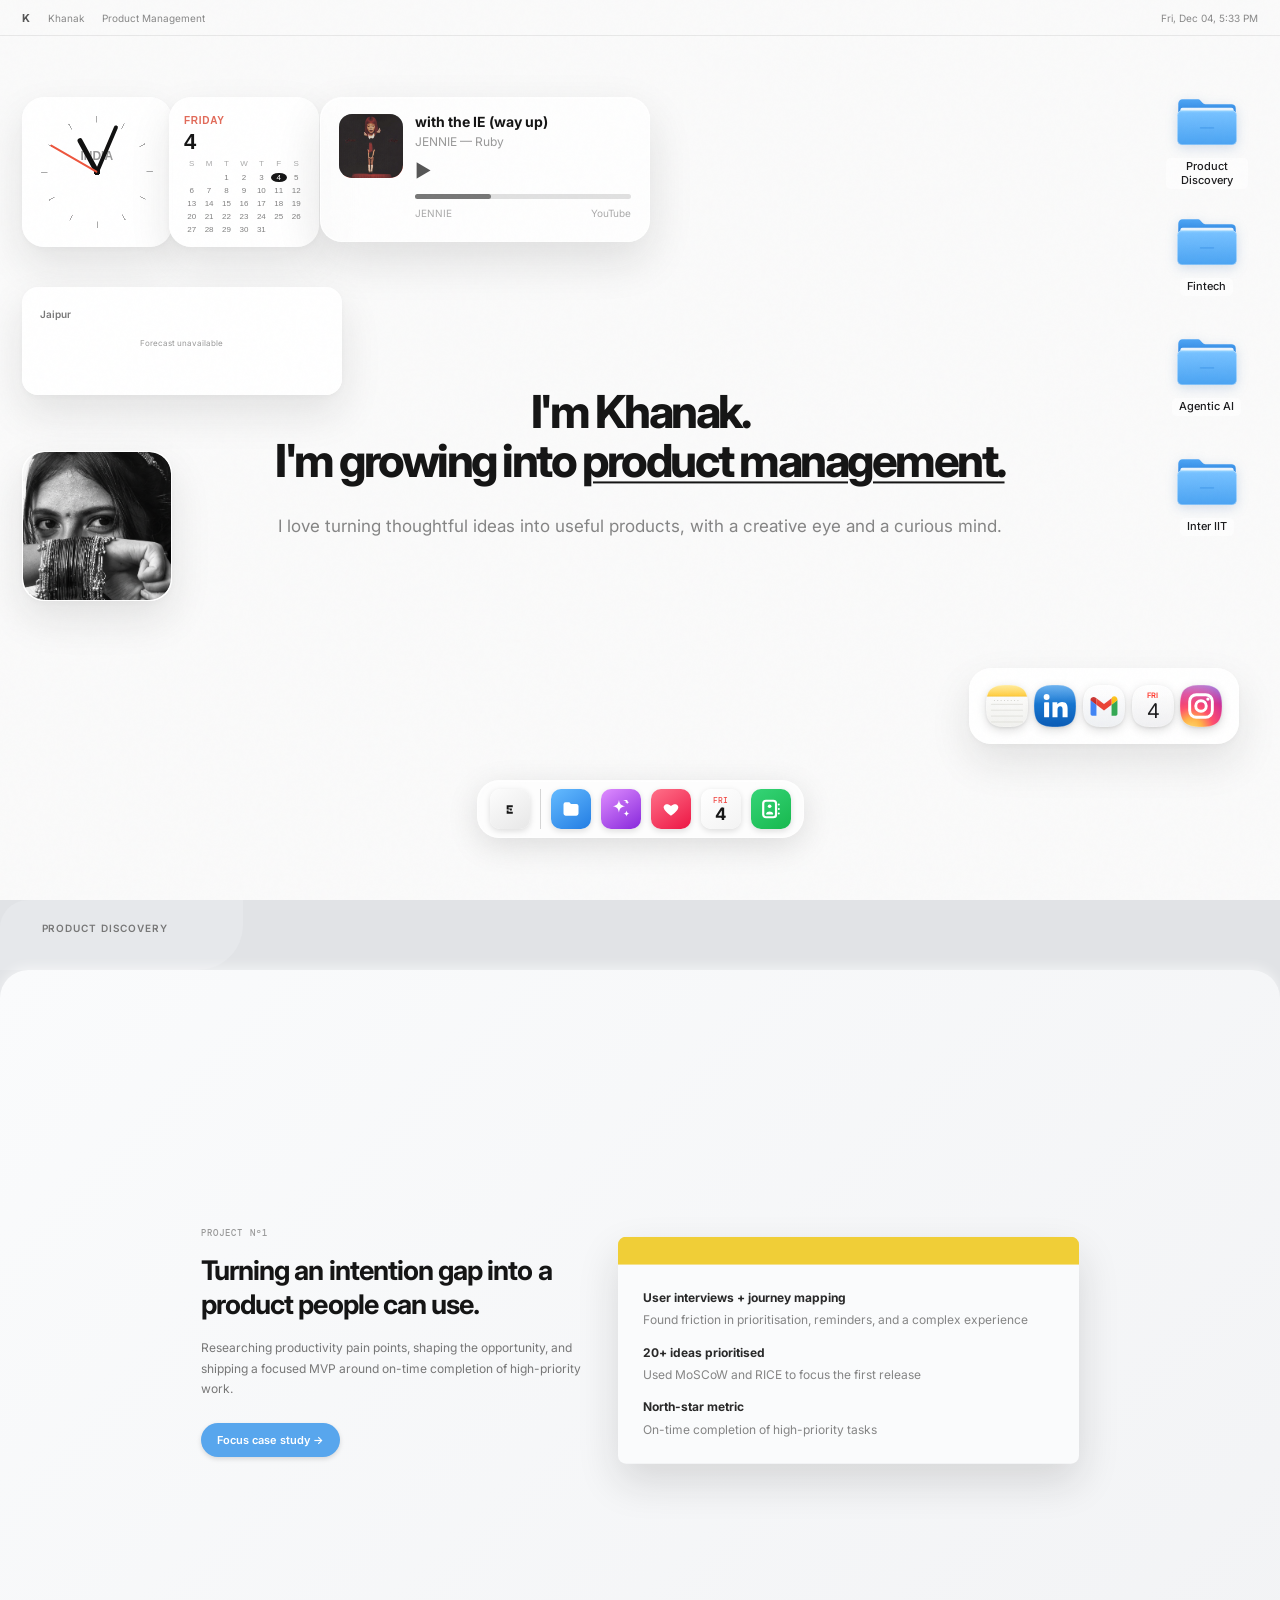
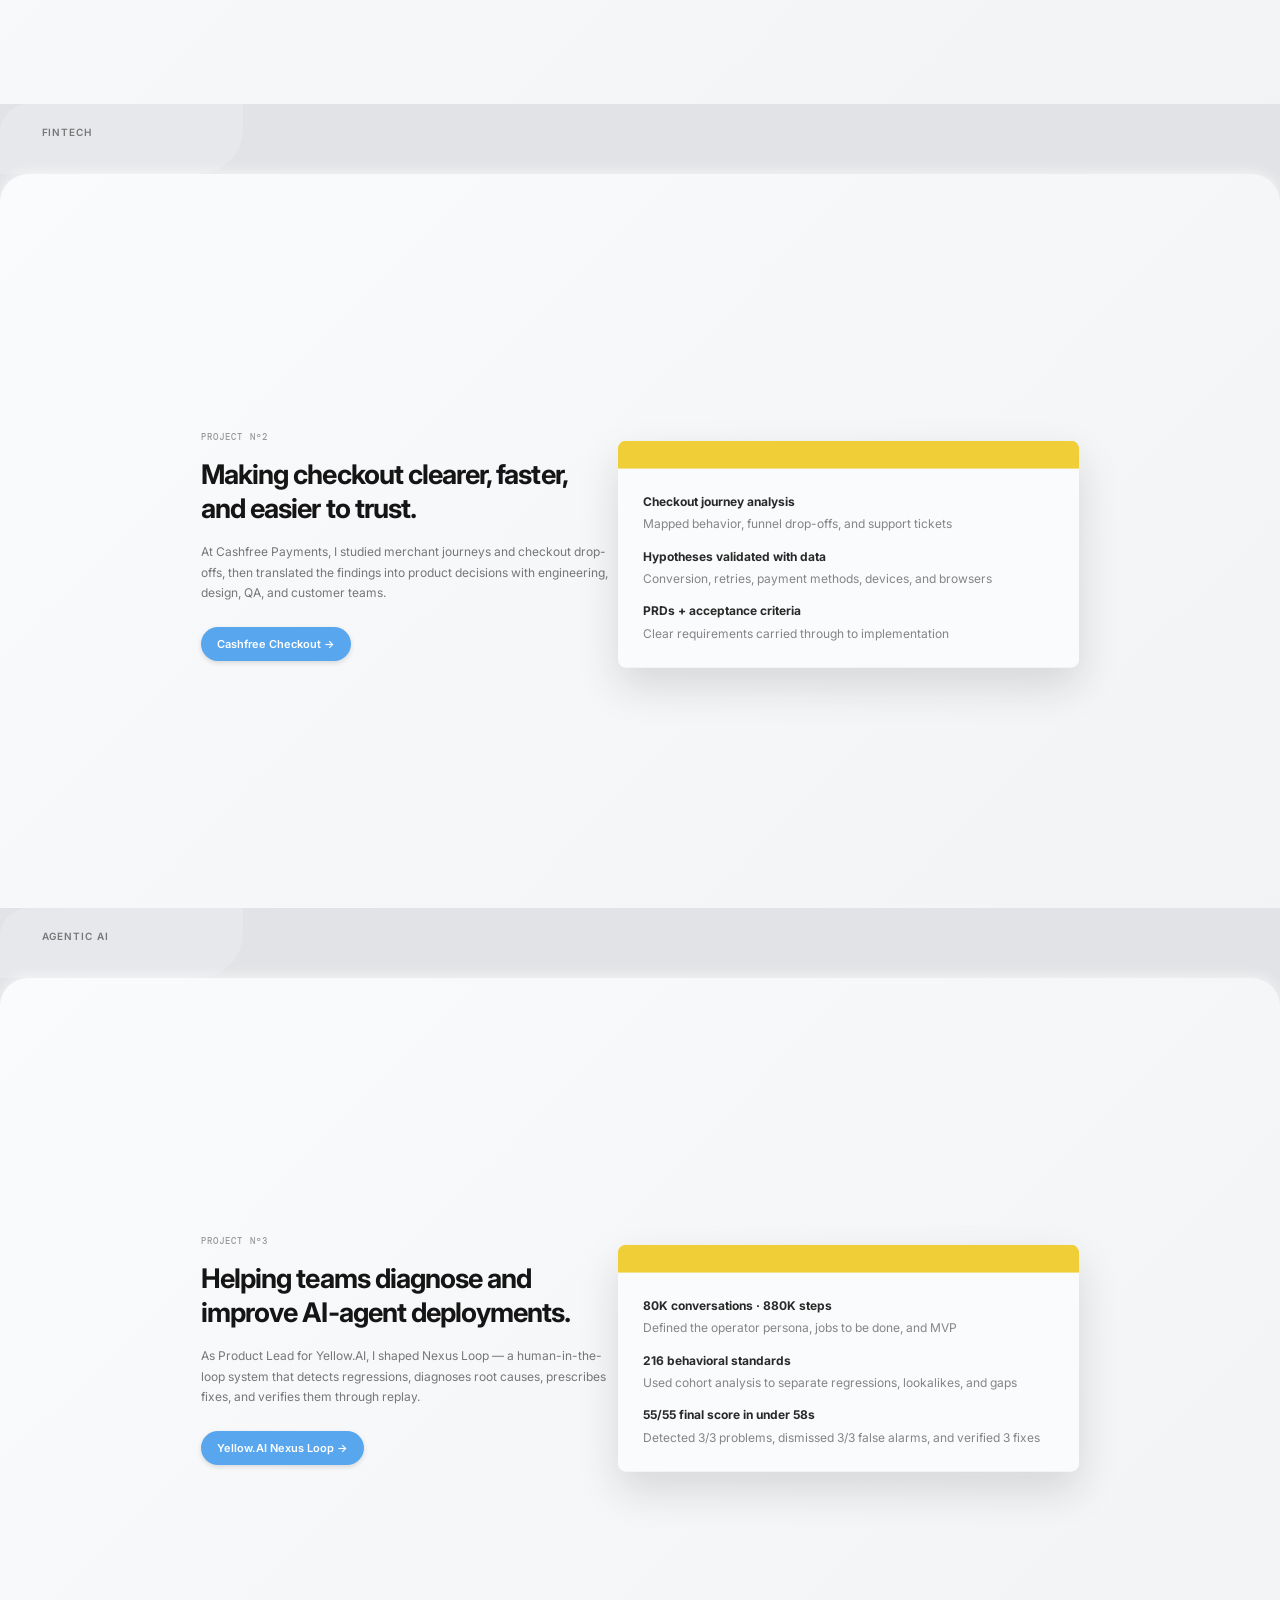
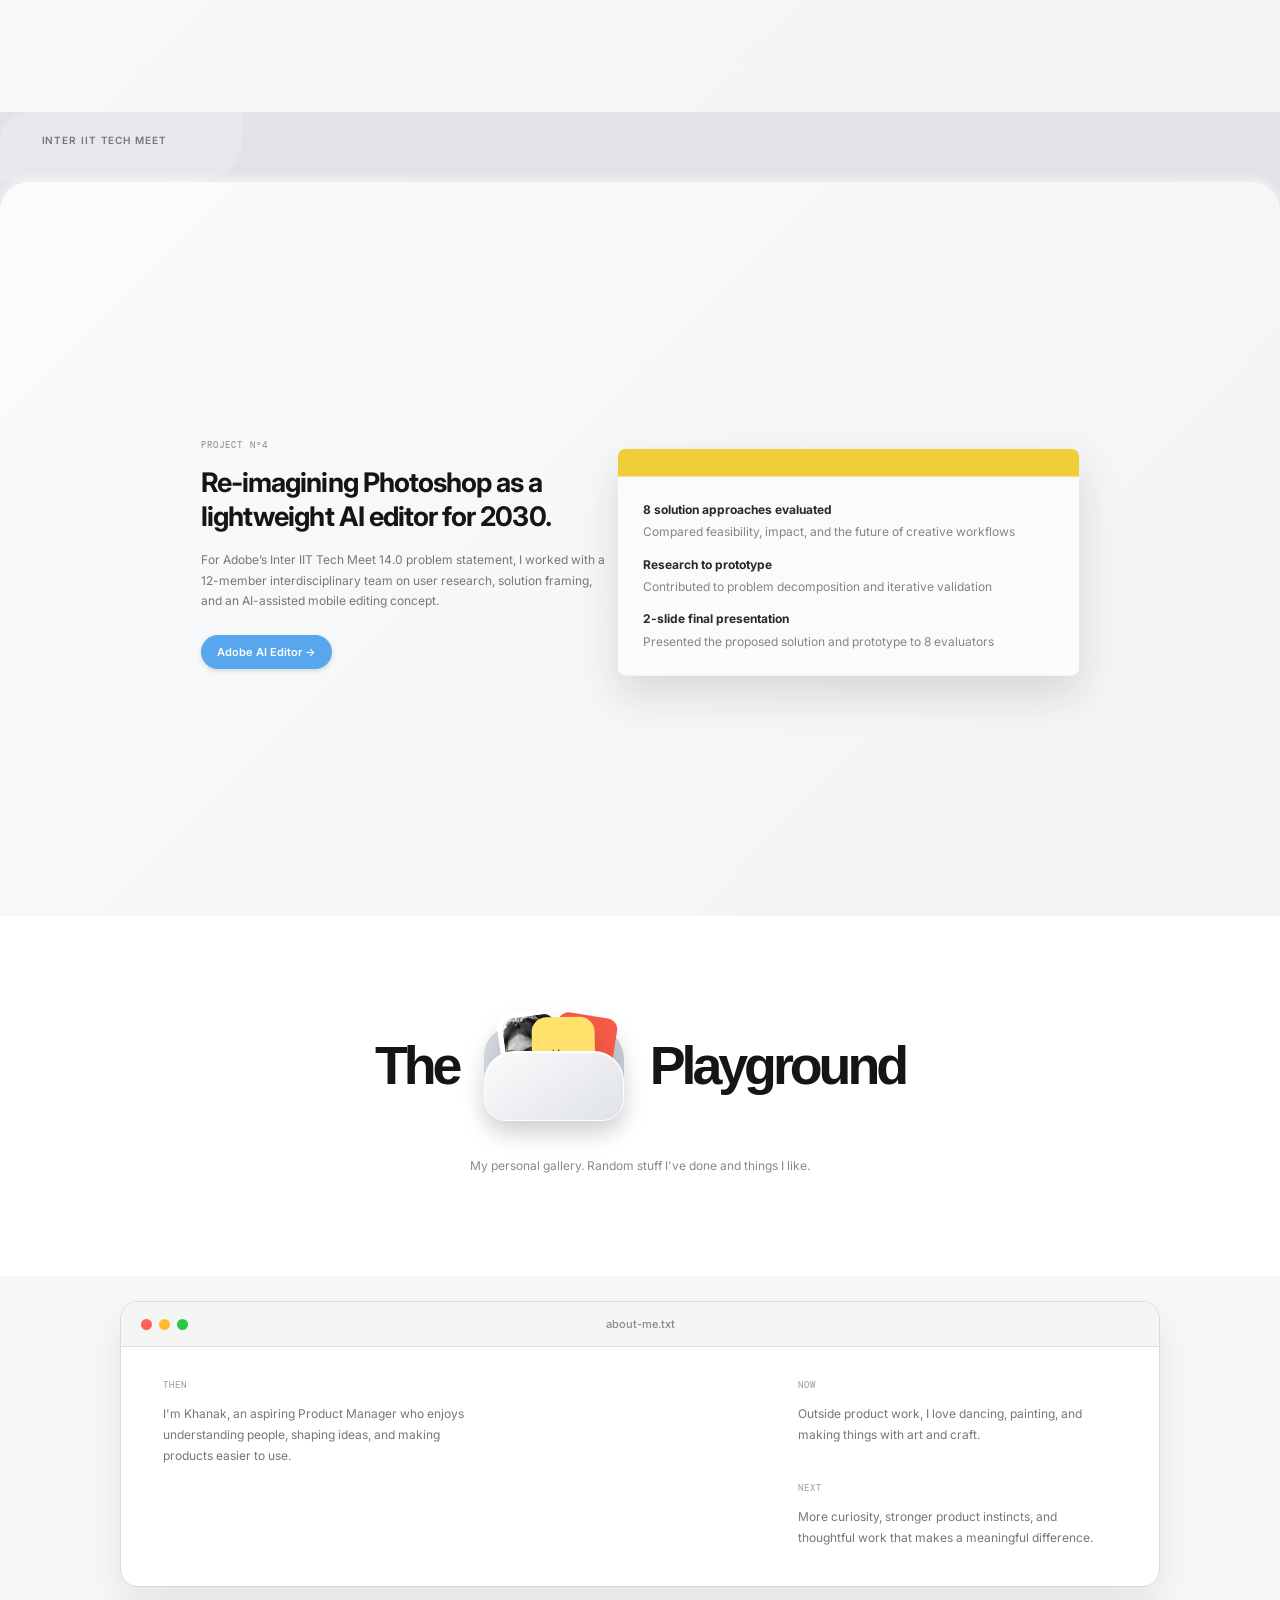
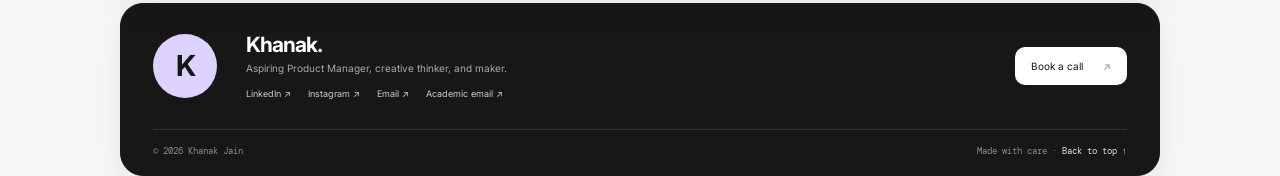
<file: index.html>
<!doctype html>
<html lang="en">

<head>
  <meta charset="UTF-8" />
  <meta name="viewport" content="width=device-width, initial-scale=1.0" />
  <meta name="theme-color" content="#f7f7f7" />
  <title>Khanak Jain — Product Portfolio</title>
  <meta name="description" content="Khanak Jain — aspiring Product Manager at IIT Patna. Case studies in product discovery, fintech checkout, agentic AI and AI-assisted creative tools." />
  <meta property="og:type" content="website" />
  <meta property="og:title" content="Khanak Jain — Product Portfolio" />
  <meta property="og:description" content="Case studies in product discovery, fintech, agentic AI and creative tools." />
  <meta property="og:image" content="assets/khanak-eyes.jpg" />
  <meta name="twitter:card" content="summary_large_image" />
  <link rel="icon" href="assets/icons/favicon.svg" type="image/svg+xml" />
  <link rel="preconnect" href="https://fonts.googleapis.com">
  <link rel="preconnect" href="https://fonts.gstatic.com" crossorigin>
  <link
    href="https://fonts.googleapis.com/css2?family=DM+Mono:wght@400;500&family=Inter:wght@400;500;600;700;800&display=swap"
    rel="stylesheet">
  <link rel="stylesheet" href="style.css?v=9" />
</head>

<body>
  <div class="grain"></div>
  <main>
    <div class="system-bar">
      <div><b>K</b><span>Khanak</span><span>Product Management</span></div><time id="systemTime"></time>
    </div>
    <section class="stage" id="top">
      <div class="widget clock card">
        <div class="clock-face"><i id="hourHand"></i><b id="minuteHand"></b><span
            id="secondHand"></span><label>INDIA</label></div>
      </div>
      <a class="widget mini-calendar card" id="calendarWidget" href="https://cal.com/khanak-jain" target="_blank" rel="noreferrer" aria-label="Book a meeting on Cal.com"><span
          class="date-label" id="widgetWeekday">THURSDAY</span><strong id="widgetDay">22</strong>
        <span class="calendar-grid" id="calendarGrid" aria-hidden="true"></span>
      </a>
      <div class="widget music card">
        <div class="album" aria-label="JENNIE Ruby album artwork"><img src="assets/jennie-ruby-cover.jpg" alt="JENNIE Ruby album cover" /></div>
        <div class="track"><b>with the IE (way up)</b><span>JENNIE — Ruby</span>
          <div class="controls"><button class="music-control music-play" id="musicPlay" aria-label="Play with the IE" aria-pressed="false">▶</button></div>
        </div>
        <div class="progress"><i></i></div>
        <div class="timecodes"><span>JENNIE</span><span>YouTube</span></div>
      </div><iframe class="track-player" id="trackPlayer" title="JENNIE — with the IE (way up)" allow="autoplay; encrypted-media" tabindex="-1"></iframe>
      <div class="widget weather card"><b>Jaipur</b>
        <div class="forecast" id="forecast" aria-live="polite"><small class="forecast-status">Loading forecast…</small>
        </div>
      </div>
      <section class="intro card">
        <p class="eyebrow">PRODUCT · DESIGN · ENGINEERING</p>
        <h1>I'm <span class="editable">Khanak</span>.<br>I'm growing into <a href="#work">product management.</a></h1>
        <p class="lede">I love turning thoughtful ideas into useful products, with a creative eye and a curious mind.
        </p>
      </section>

      <section class="hero-row">
        <a class="booking card" href="https://cal.com/khanak-jain" target="_blank" rel="noreferrer"
          aria-label="Book a meeting on Cal.com">
          <span class="date-label" id="weekday">THURSDAY</span>
          <strong id="day">22</strong><span class="muted">Tap to book a meeting</span>
          <span class="arrow">↗</span>
        </a>
        <div class="portrait card"><img src="assets/khanak-eyes.jpg" alt="Portrait of Khanak" width="750" height="1000" /></div>
      </section>

      <section class="desktop-row" aria-label="Featured projects">
        <a class="folder" href="case-study.html?project=focus"><img src="assets/icons/folder.svg" alt=""><span>Product Discovery</span></a>
        <a class="folder" href="case-study.html?project=cashfree"><img src="assets/icons/folder.svg" alt=""><span>Fintech</span></a>
        <a class="folder" href="case-study.html?project=yellow"><img src="assets/icons/folder.svg" alt=""><span>Agentic AI</span></a>
        <a class="folder" href="case-study.html?project=adobe"><img src="assets/icons/folder.svg" alt=""><span>Inter IIT</span></a>
      </section>
      <section class="appdock card" aria-label="Contact links">
        <a href="#about" aria-label="Notes: about Khanak" data-tip="About"><img src="assets/icons/notes.svg" alt="" width="42" height="42"></a>
        <a href="https://www.linkedin.com/in/khanak--jain" target="_blank" rel="noreferrer" aria-label="LinkedIn" data-tip="LinkedIn"><img src="assets/icons/linkedin.svg" alt="" width="42" height="42"></a>
        <a href="https://mail.google.com/mail/?view=cm&amp;to=khanakj12@gmail.com" target="_blank" rel="noreferrer" aria-label="Email Khanak in Gmail" data-tip="Gmail"><img src="assets/icons/gmail.svg" alt="" width="42" height="42"></a>
        <a href="https://cal.com/khanak-jain" target="_blank" rel="noreferrer" aria-label="Calendar: book a meeting" data-tip="Calendar"><span class="app-cal"><small id="appCalWeekday">THU</small><b id="appCalDay">19</b></span></a>
        <a href="https://www.instagram.com/khanakzzzz/" target="_blank" rel="noreferrer" aria-label="Instagram" data-tip="Instagram"><img src="assets/icons/instagram.svg" alt="" width="42" height="42"></a>
      </section>
    </section>
    <div class="dock-sticky">
      <div class="mac-dock card"><a href="#top" aria-label="Home"><svg class="dock-icon glyph-icon" viewBox="0 0 32 32"
            aria-hidden="true">
            <path d="M10 7h13v4H14v3h7v4h-7v3h9v4H10v-7h7v-2h-7z" />
          </svg></a><span class="dock-separator" aria-hidden="true"></span><a href="#work" aria-label="Work"><svg
            class="dock-icon" viewBox="0 0 24 24" aria-hidden="true">
            <path
              d="M3 6.5A2.5 2.5 0 0 1 5.5 4H10l2 2h6.5A2.5 2.5 0 0 1 21 8.5v9a2.5 2.5 0 0 1-2.5 2.5h-13A2.5 2.5 0 0 1 3 17.5z" />
          </svg></a><a href="playground.html" aria-label="Playground"><svg class="dock-icon sparkle-icon"
            viewBox="0 0 32 32" aria-hidden="true">
            <path d="M13 3c1.2 6.1 3.1 8 9 9-5.9 1-7.8 2.9-9 9-1.2-6.1-3.1-8-9-9 5.9-1 7.8-2.9 9-9Z" />
            <path
              d="M24 18c.6 3.1 1.6 4.1 4.5 4.6-2.9.5-3.9 1.5-4.5 4.4-.6-2.9-1.6-3.9-4.5-4.4 2.9-.5 3.9-1.5 4.5-4.6Z" />
            <path d="M25 3c.4 2.1 1.1 2.8 3 3.1-1.9.4-2.6 1-3 2.9-.4-1.9-1.1-2.5-3-2.9 1.9-.3 2.6-1-3-3.1Z" />
          </svg></a><a href="#about" aria-label="About"><svg class="dock-icon heart-icon" viewBox="0 0 24 24"
            aria-hidden="true">
            <path d="M12 21s-8.3-5.2-9.6-10.2C1.2 6.3 7 3.1 12 8c5-4.9 10.8-1.7 9.6 2.8C20.3 15.8 12 21 12 21Z" />
          </svg></a><a href="https://cal.com/khanak-jain" target="_blank" rel="noreferrer"
          aria-label="Book a meeting on Cal.com"><small id="dockWeekday">THU</small><b id="dockDay">22</b></a><a
          href="mailto:khanakj12@gmail.com" aria-label="Email Khanak"><svg class="dock-icon contact-icon" viewBox="0 0 24 24"
            aria-hidden="true">
            <rect x="3.5" y="3" width="14" height="18" rx="3" fill="none" stroke="currentColor" stroke-width="2.4" />
            <circle cx="10.5" cy="9" r="2" />
            <path d="M6.8 17c.2-3 7.2-3 7.4 0v1H6.8z" />
            <circle cx="20.5" cy="7" r="1.1" />
            <circle cx="20.5" cy="12" r="1.1" />
            <circle cx="20.5" cy="17" r="1.1" />
          </svg></a></div>
    </div>

    <nav class="nav card" aria-label="Main navigation">
      <a class="brand" href="#top">K.</a>
      <div class="navlinks"><a href="#top">Home</a><a href="#work">Work</a><a href="#about">About</a><a
          href="#contact">Contact</a></div><a href="#contact" class="navcta">Let's talk <span>↗</span></a>
    </nav>
    <section class="pillars" id="work">
      <article class="pillar card" data-tone="lavender">
        <div class="pillar-top"><span>PRODUCT DISCOVERY</span><i>✳</i></div>
        <div class="pillar-copy">
          <p class="eyebrow">PROJECT Nº1</p>
          <h2>Turning an intention gap into a product people can use.</h2>
          <p>Researching productivity pain points, shaping the opportunity, and shipping a focused MVP around on-time
            completion of high-priority work.</p><a href="case-study.html?project=focus">Focus case study →</a>
        </div>
        <div class="stats">
          <div><b>User interviews + journey mapping</b><small>Found friction in prioritisation, reminders, and a complex
              experience</small></div>
          <div><b>20+ ideas prioritised</b><small>Used MoSCoW and RICE to focus the first release</small></div>
          <div><b>North-star metric</b><small>On-time completion of high-priority tasks</small></div>
        </div>
      </article>
      <article class="pillar card" data-tone="green">
        <div class="pillar-top"><span>FINTECH</span><i>◉</i></div>
        <div class="pillar-copy">
          <p class="eyebrow">PROJECT Nº2</p>
          <h2>Making checkout clearer, faster, and easier to trust.</h2>
          <p>At Cashfree Payments, I studied merchant journeys and checkout drop-offs, then translated the findings into
            product decisions with engineering, design, QA, and customer teams.</p><a
            href="case-study.html?project=cashfree">Cashfree Checkout →</a>
        </div>
        <div class="stats">
          <div><b>Checkout journey analysis</b><small>Mapped behavior, funnel drop-offs, and support tickets</small>
          </div>
          <div><b>Hypotheses validated with data</b><small>Conversion, retries, payment methods, devices, and
              browsers</small></div>
          <div><b>PRDs + acceptance criteria</b><small>Clear requirements carried through to implementation</small>
          </div>
        </div>
      </article>
      <article class="pillar card" data-tone="yellow">
        <div class="pillar-top"><span>AGENTIC AI</span><i>⌘</i></div>
        <div class="pillar-copy">
          <p class="eyebrow">PROJECT Nº3</p>
          <h2>Helping teams diagnose and improve AI-agent deployments.</h2>
          <p>As Product Lead for Yellow.AI, I shaped Nexus Loop — a human-in-the-loop system that detects regressions,
            diagnoses root causes, prescribes fixes, and verifies them through replay.</p><a
            href="case-study.html?project=yellow">Yellow.AI Nexus Loop →</a>
        </div>
        <div class="stats">
          <div><b>80K conversations · 880K steps</b><small>Defined the operator persona, jobs to be done, and
              MVP</small></div>
          <div><b>216 behavioral standards</b><small>Used cohort analysis to separate regressions, lookalikes, and
              gaps</small></div>
          <div><b>55/55 final score in under 58s</b><small>Detected 3/3 problems, dismissed 3/3 false alarms, and
              verified 3 fixes</small></div>
        </div>
      </article>
      <article class="pillar card" data-tone="blue">
        <div class="pillar-top"><span>INTER IIT TECH MEET</span><i>↗</i></div>
        <div class="pillar-copy">
          <p class="eyebrow">PROJECT Nº4</p>
          <h2>Re-imagining Photoshop as a lightweight AI editor for 2030.</h2>
          <p>For Adobe’s Inter IIT Tech Meet 14.0 problem statement, I worked with a 12-member interdisciplinary team on
            user research, solution framing, and an AI-assisted mobile editing concept.</p><a
            href="case-study.html?project=adobe">Adobe AI Editor →</a>
        </div>
        <div class="stats">
          <div><b>8 solution approaches evaluated</b><small>Compared feasibility, impact, and the future of creative
              workflows</small></div>
          <div><b>Research to prototype</b><small>Contributed to problem decomposition and iterative validation</small>
          </div>
          <div><b>2-slide final presentation</b><small>Presented the proposed solution and prototype to 8
              evaluators</small></div>
        </div>
      </article>
    </section>

    <section class="playground-link" aria-labelledby="playground-title">
      <h2 id="playground-title"><span>The</span><a class="playground-folder" href="playground.html"
          aria-label="Open The Playground whiteboard"><span class="folder-paper folder-photo"></span><span
            class="folder-paper folder-note">ideas</span><span class="folder-paper folder-card">work</span><span
            class="folder-pocket"></span></a><strong>Playground</strong></h2>
      <p>My personal gallery. Random stuff I've done and things I like.</p>
    </section>
    <section class="about card" id="about">
      <div class="about-top"><span class="eyebrow">A LITTLE ABOUT ME</span><span class="file">about-me.txt</span></div>
      <div class="about-body">
        <div class="year">THEN</div>
        <p>I'm Khanak, an aspiring Product Manager who enjoys understanding people, shaping ideas, and making products easier to use.</p>
        <figure class="about-video"><video preload="metadata" playsinline muted loop disablepictureinpicture
            controlslist="nodownload noplaybackrate nofullscreen" poster="assets/khanak-dance-poster.jpg" aria-label="Khanak dancing">
            <source src="assets/khanak-dance-web.mp4" type="video/mp4">
          </video></figure>
        <div class="year">NOW</div>
        <p>Outside product work, I love dancing, painting, and making things with art and craft.</p>
        <div class="year">NEXT</div>
        <p>More curiosity, stronger product instincts, and thoughtful work that makes a meaningful difference.</p>
      </div>
    </section>
    <footer id="contact" class="footer card">
      <div class="footer-main">
        <div class="monogram">K</div>
        <div>
          <h2>Khanak.</h2>
          <p>Aspiring Product Manager, creative thinker, and maker.</p>
          <div class="socials"><a href="https://www.linkedin.com/in/khanak--jain" target="_blank" rel="noreferrer">LinkedIn ↗</a><a
              href="https://www.instagram.com/khanakzzzz/" target="_blank" rel="noreferrer">Instagram ↗</a><a
              href="mailto:khanakj12@gmail.com">Email ↗</a><a href="mailto:khanak_2401cb27@iitp.ac.in">Academic email ↗</a></div>
        </div><a class="email-pill" href="https://cal.com/khanak-jain" target="_blank" rel="noreferrer">Book a call <span>↗</span></a>
      </div>
      <div class="footer-bottom"><span>© <span id="year">2026</span> Khanak Jain</span><span>Made with care · <a href="#top">Back to top
            ↑</a></span></div>
    </footer>
  </main>
  <script src="script.js?v=4"></script>
</body>

</html>
</file>
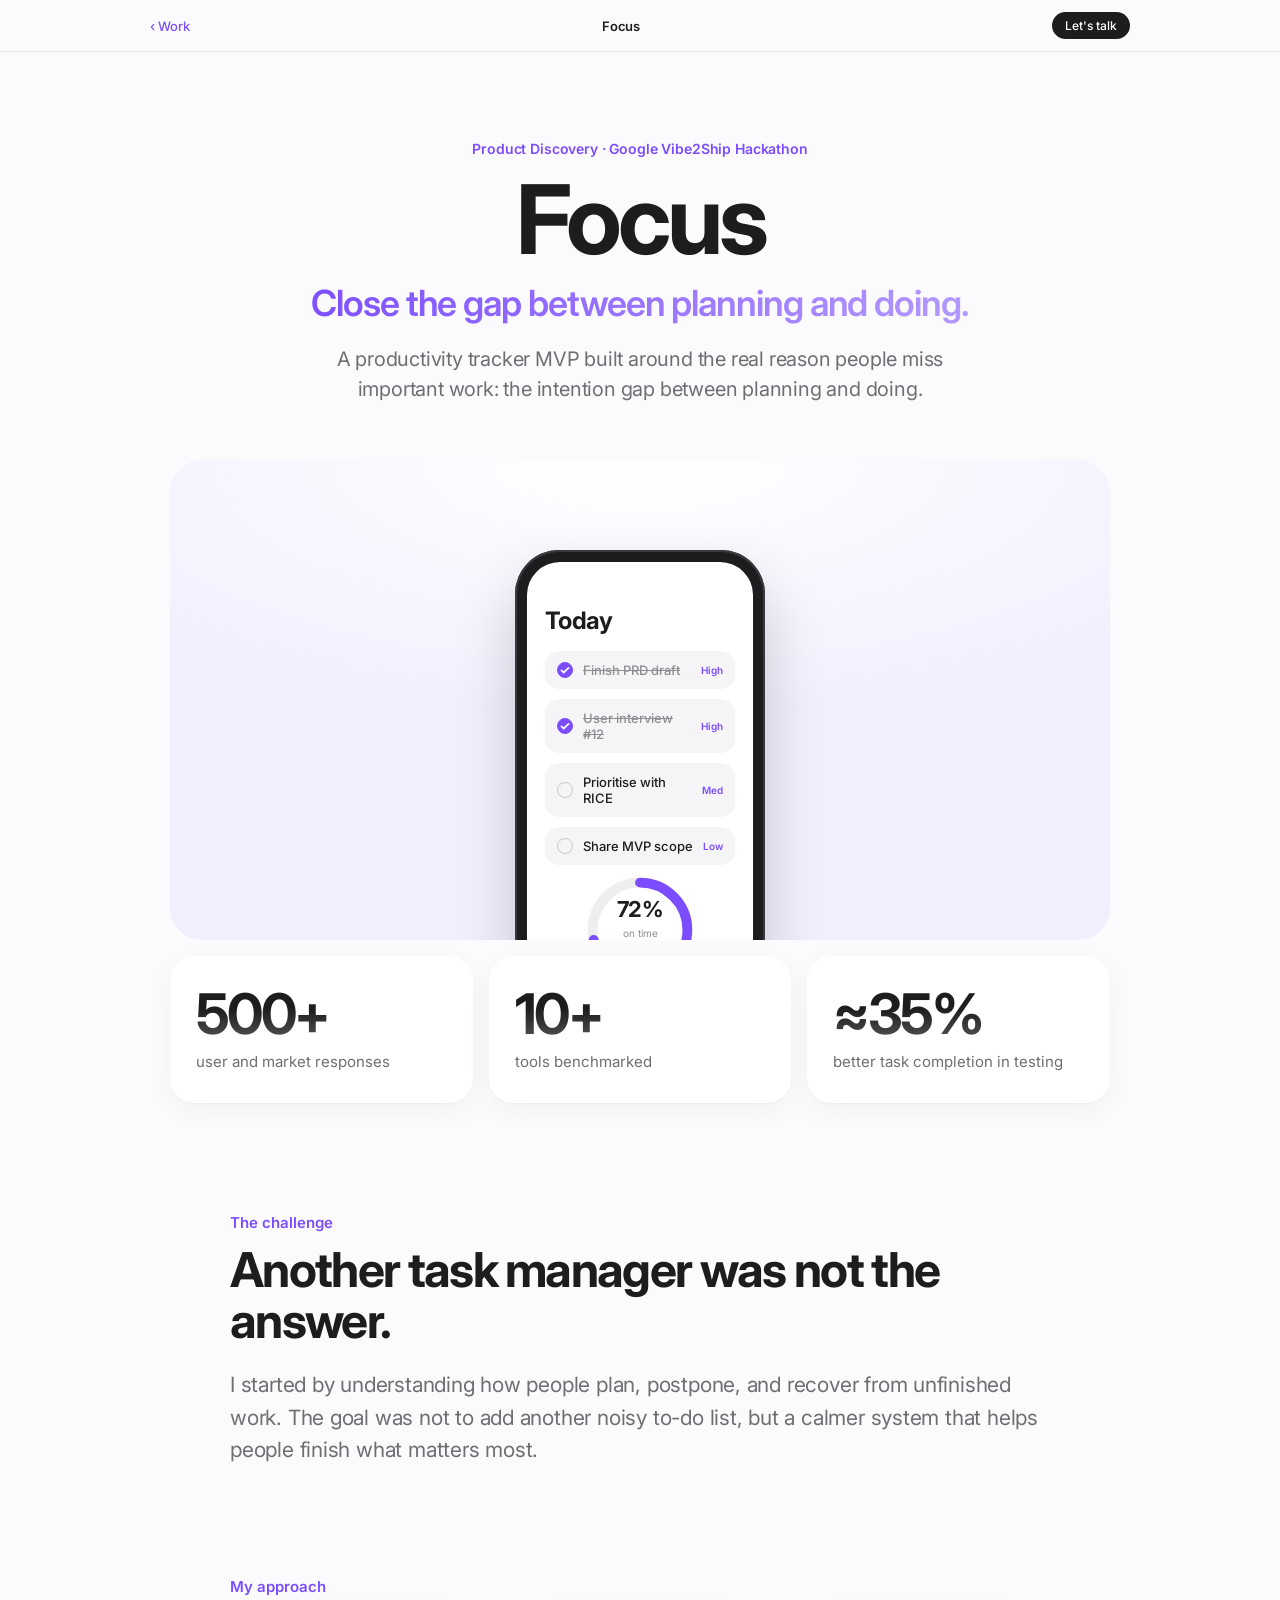
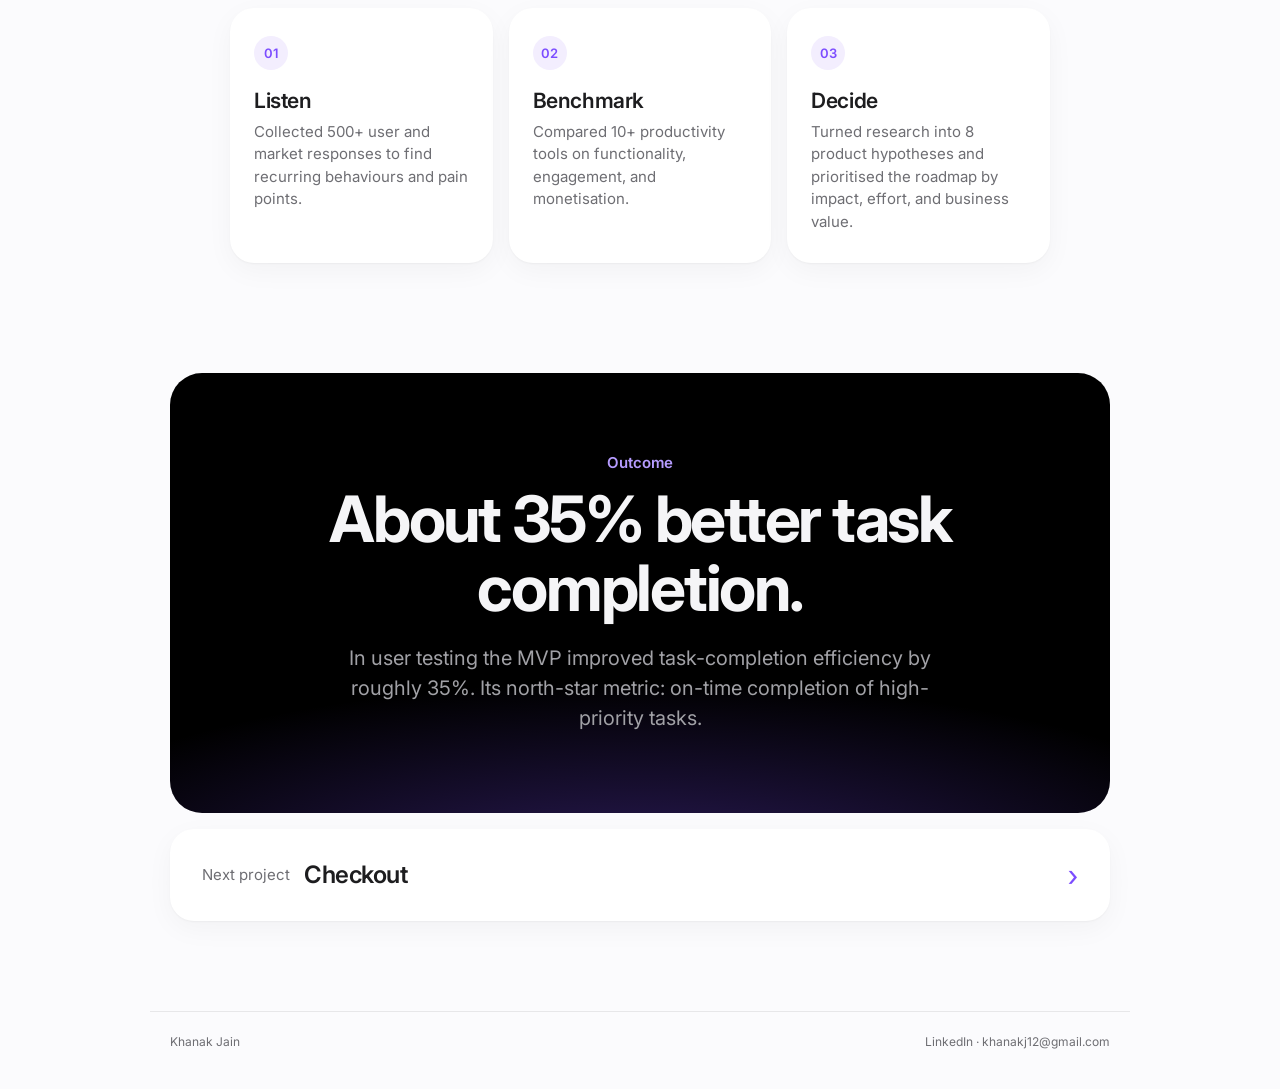
<file: case-study.html>
<!doctype html>
<html lang="en">
<head>
  <meta charset="UTF-8" />
  <meta name="viewport" content="width=device-width, initial-scale=1.0" />
  <title>Case study — Khanak Jain</title>
  <meta name="description" content="Product case study by Khanak Jain.">
  <link rel="icon" href="assets/icons/favicon.svg" type="image/svg+xml">
  <link rel="preconnect" href="https://fonts.googleapis.com">
  <link rel="preconnect" href="https://fonts.gstatic.com" crossorigin>
  <link href="https://fonts.googleapis.com/css2?family=DM+Mono:wght@400;500&family=Inter:wght@400;500;600;700;800&display=swap" rel="stylesheet">
  <link rel="stylesheet" href="style.css?v=9" />
</head>
<body class="cs-page">
  <nav class="cs-nav" aria-label="Case study">
    <a href="index.html#work" class="cs-back">‹ Work</a>
    <span class="cs-nav-title" id="navTitle">Case study</span>
    <a href="https://cal.com/khanak-jain" target="_blank" rel="noreferrer" class="cs-nav-cta">Let's talk</a>
  </nav>

  <main id="cs" class="cs-main"></main>

  <footer class="cs-footer">
    <a href="index.html">Khanak Jain</a>
    <span><a href="https://www.linkedin.com/in/khanak--jain" target="_blank" rel="noreferrer">LinkedIn</a> · <a href="mailto:khanakj12@gmail.com">khanakj12@gmail.com</a></span>
  </footer>

  <script>
    // All copy lives here; numbers in `metrics` are [big value, label].
    const cases = {
      focus: {
        tone: 'violet', kicker: 'Product Discovery · Google Vibe2Ship Hackathon', title: 'Focus',
        tagline: 'Close the gap between planning and doing.',
        intro: 'A productivity tracker MVP built around the real reason people miss important work: the intention gap between planning and doing.',
        metrics: [['500+', 'user and market responses'], ['10+', 'tools benchmarked'], ['≈35%', 'better task completion in testing']],
        challengeHead: 'Another task manager was not the answer.',
        challenge: 'I started by understanding how people plan, postpone, and recover from unfinished work. The goal was not to add another noisy to-do list, but a calmer system that helps people finish what matters most.',
        steps: [
          ['Listen', 'Collected 500+ user and market responses to find recurring behaviours and pain points.'],
          ['Benchmark', 'Compared 10+ productivity tools on functionality, engagement, and monetisation.'],
          ['Decide', 'Turned research into 8 product hypotheses and prioritised the roadmap by impact, effort, and business value.']
        ],
        outcomeHead: 'About 35% better task completion.',
        outcome: 'In user testing the MVP improved task-completion efficiency by roughly 35%. Its north-star metric: on-time completion of high-priority tasks.',
        visual: `<div class="v-phone"><div class="v-screen">
          <p class="v-h">Today</p>
          <div class="v-task done"><i></i><span>Finish PRD draft</span><em>High</em></div>
          <div class="v-task done"><i></i><span>User interview #12</span><em>High</em></div>
          <div class="v-task"><i></i><span>Prioritise with RICE</span><em>Med</em></div>
          <div class="v-task"><i></i><span>Share MVP scope</span><em>Low</em></div>
          <div class="v-ring"><svg viewBox="0 0 36 36"><circle cx="18" cy="18" r="15.5"/><circle class="v-ring-fill" cx="18" cy="18" r="15.5" pathLength="100" stroke-dasharray="72 100"/></svg><b>72%</b><small>on time</small></div>
        </div></div>`
      },
      cashfree: {
        tone: 'green', kicker: 'Product Analytics · Cashfree Payments', title: 'Checkout',
        tagline: 'Clearer, faster, easier to trust.',
        intro: 'Improving a payment journey by connecting behavioural data, merchant pain points, and clear product requirements.',
        metrics: [['21K', 'checkout journeys analysed'], ['130+', 'support and product tickets'], ['+3.6%', 'checkout conversion']],
        challengeHead: 'Drop-offs were hiding in plain sight.',
        challenge: 'As a Product Intern on Checkout, I studied where users and merchants struggled across the payment flow, combining funnel analysis with the signals hidden in support and product tickets.',
        steps: [
          ['Measure', 'Analysed about 21,000 checkout journeys across funnel stages, payment methods, devices, and browsers.'],
          ['Group', 'Investigated 130+ tickets and grouped recurring pain into 8 major problem areas.'],
          ['Validate', 'Formed and validated 5 hypotheses with Data & Analytics and Support, then wrote 9 actionable requirements.']
        ],
        outcomeHead: '+3.6% checkout conversion.',
        outcome: 'The analysis contributed to a 3.6% lift in checkout conversion and gave cross-functional teams a clear, evidence-backed roadmap.',
        visual: `<div class="v-phone"><div class="v-screen">
          <p class="v-h">Pay ₹1,249</p>
          <div class="v-pay sel"><i></i><span>UPI</span><em>Recommended</em></div>
          <div class="v-pay"><i></i><span>Card</span></div>
          <div class="v-pay"><i></i><span>Netbanking</span></div>
          <div class="v-btn">Pay securely</div>
          <div class="v-funnel"><span style="--w:100%"></span><span style="--w:82%"></span><span style="--w:64%"></span><span style="--w:58%"></span></div>
        </div></div>`
      },
      yellow: {
        tone: 'amber', kicker: 'Product Lead · Yellow.AI TechQuest', title: 'Nexus Loop',
        tagline: 'Detect. Diagnose. Prescribe. Verify.',
        intro: 'A closed-loop product for finding, explaining, fixing, and verifying failures in AI-agent deployments.',
        metrics: [['80K', 'conversations monitored'], ['216', 'behavioural standards mined'], ['55/55', 'final score in under 58s']],
        challengeHead: 'Too many conversations. Too many tools.',
        challenge: 'AI-agent teams were working across fragmented tools and huge volumes of conversations and execution steps. I defined the operator persona, jobs to be done, and an MVP built around one loop.',
        steps: [
          ['Design the loop', 'Designed the operator workflow for 80K conversations and about 880K execution steps.'],
          ['Separate signal', 'Used 216 mined standards and cohort analysis to tell real regressions from lookalikes and gaps.'],
          ['Keep a human in it', 'Added a human-in-the-loop decision layer and tied every fix to replay and golden-set checks.']
        ],
        outcomeHead: '3 of 3 found. 3 of 3 fixed.',
        outcome: 'The system detected 3/3 problems, dismissed 3/3 false alarms, verified 3 fixes, and scored 55/55 in under 58 seconds.',
        visual: `<div class="v-loop">
          <div class="v-node" style="--a:0"><b>Detect</b><small>regression found</small></div>
          <div class="v-node" style="--a:1"><b>Diagnose</b><small>root cause</small></div>
          <div class="v-node" style="--a:2"><b>Prescribe</b><small>proposed fix</small></div>
          <div class="v-node" style="--a:3"><b>Verify</b><small>replay passed</small></div>
          <div class="v-core"><b>55/55</b><small>in &lt;58s</small></div>
        </div>`
      },
      adobe: {
        tone: 'blue', kicker: 'Inter IIT Tech Meet 14.0 · Adobe', title: 'Photoshop, 2030',
        tagline: 'A lightweight AI editor that keeps creators in control.',
        intro: 'A mobile-first AI image-editor concept for 2030 that makes editing faster and more intuitive without taking the creator out of the loop.',
        metrics: [['12', 'person interdisciplinary team'], ['8', 'solution approaches evaluated'], ['8', 'evaluators on the final panel']],
        challengeHead: 'What does Photoshop look like on a phone in 2030?',
        challenge: 'We had to imagine editing that is conversational, context-aware, and energy-efficient on lightweight devices, at the meeting point of design thinking, market research, and AI engineering.',
        steps: [
          ['Frame', 'Worked with a 12-member team to structure the industry problem and run user research.'],
          ['Evaluate', 'Compared 8 solution approaches on feasibility and impact.'],
          ['Present', 'Built the final prototype and distilled it into a 2-slide pitch for 8 evaluators.']
        ],
        outcomeHead: 'AI that shows its work.',
        outcome: 'The concept centred on human-in-the-loop editing: creators see what the AI changed, refine it, and use light workflows like object removal, relighting, and enhancement.',
        visual: `<div class="v-phone"><div class="v-screen v-editor">
          <div class="v-canvas"><span class="v-sun"></span><span class="v-hill"></span><span class="v-sel">Relight</span></div>
          <div class="v-prompt">“make the sky warmer”</div>
          <div class="v-tools"><span>Remove</span><span class="on">Relight</span><span>Enhance</span></div>
        </div></div>`
      }
    };
    const order = Object.keys(cases);
    const requested = new URLSearchParams(location.search).get('project');
    const key = Object.hasOwn(cases, requested) ? requested : 'focus';
    const c = cases[key];
    const nextKey = order[(order.indexOf(key) + 1) % order.length];
    const next = cases[nextKey];

    document.title = `${c.title} — Khanak Jain`;
    document.getElementById('navTitle').textContent = c.title;
    document.body.dataset.tone = c.tone;
    // Content is the trusted object above, never URL input, so innerHTML is safe here.
    document.getElementById('cs').innerHTML = `
      <header class="cs-hero">
        <p class="cs-kicker reveal">${c.kicker}</p>
        <h1 class="reveal">${c.title}</h1>
        <p class="cs-tagline reveal">${c.tagline}</p>
        <p class="cs-intro reveal">${c.intro}</p>
        <div class="cs-visual reveal" aria-hidden="true">${c.visual}</div>
      </header>
      <section class="cs-metrics" aria-label="Key numbers">
        ${c.metrics.map(([n, l]) => `<div class="cs-metric reveal"><b>${n}</b><span>${l}</span></div>`).join('')}
      </section>
      <section class="cs-section">
        <p class="cs-label reveal">The challenge</p>
        <h2 class="reveal">${c.challengeHead}</h2>
        <p class="cs-body reveal">${c.challenge}</p>
      </section>
      <section class="cs-section">
        <p class="cs-label reveal">My approach</p>
        <div class="cs-steps">
          ${c.steps.map(([h, t], i) => `<article class="cs-step reveal"><span>0${i + 1}</span><h3>${h}</h3><p>${t}</p></article>`).join('')}
        </div>
      </section>
      <section class="cs-outcome reveal">
        <p class="cs-label">Outcome</p>
        <h2>${c.outcomeHead}</h2>
        <p>${c.outcome}</p>
      </section>
      <a class="cs-next reveal" href="case-study.html?project=${nextKey}" data-tone="${next.tone}">
        <span>Next project</span><b>${next.title}</b><i>›</i>
      </a>`;

    const items = document.querySelectorAll('.reveal');
    if ('IntersectionObserver' in window && !matchMedia('(prefers-reduced-motion: reduce)').matches) {
      const io = new IntersectionObserver(entries => entries.forEach(e => { if (e.isIntersecting) { e.target.classList.add('in'); io.unobserve(e.target); } }), { threshold: .15 });
      items.forEach(el => io.observe(el));
    } else items.forEach(el => el.classList.add('in'));
  </script>
</body>
</html>
</file>
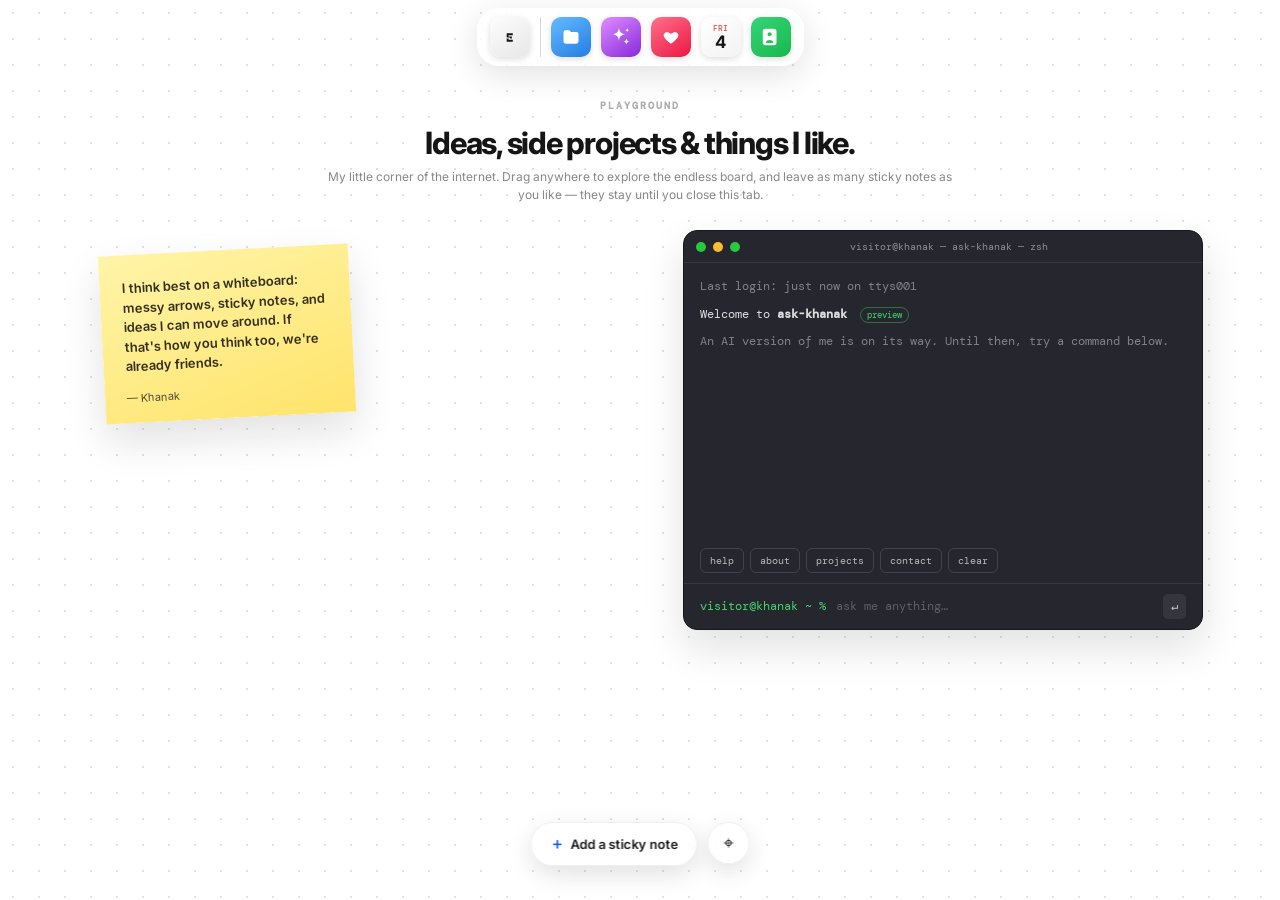
<file: playground.html>
<!doctype html>
<html lang="en">
<head>
  <meta charset="utf-8">
  <meta name="viewport" content="width=device-width, initial-scale=1">
  <meta name="theme-color" content="#ffffff">
  <title>Playground — Khanak Jain</title>
  <meta name="description" content="Khanak's playground: a whiteboard for ideas, visitor sticky notes, and an ask-me terminal.">
  <link rel="icon" href="assets/icons/favicon.svg" type="image/svg+xml">
  <link rel="preconnect" href="https://fonts.googleapis.com">
  <link rel="preconnect" href="https://fonts.gstatic.com" crossorigin>
  <link href="https://fonts.googleapis.com/css2?family=DM+Mono:wght@400;500&family=Inter:wght@400;500;600;700;800&display=swap" rel="stylesheet">
  <link rel="stylesheet" href="style.css?v=9">
</head>
<body class="board-page">
  <div class="dock-sticky"><div class="mac-dock card"><a href="index.html" aria-label="Home"><svg class="dock-icon glyph-icon" viewBox="0 0 32 32" aria-hidden="true"><path d="M10 7h13v4H14v3h7v4h-7v3h9v4H10v-7h7v-2h-7z"/></svg></a><span class="dock-separator" aria-hidden="true"></span><a href="index.html#work" aria-label="Work"><svg class="dock-icon" viewBox="0 0 24 24" aria-hidden="true"><path d="M3 6.5A2.5 2.5 0 0 1 5.5 4H10l2 2h6.5A2.5 2.5 0 0 1 21 8.5v9a2.5 2.5 0 0 1-2.5 2.5h-13A2.5 2.5 0 0 1 3 17.5z"/></svg></a><a href="playground.html" aria-label="Playground" aria-current="page"><svg class="dock-icon sparkle-icon" viewBox="0 0 32 32" aria-hidden="true"><path d="M13 3c1.2 6.1 3.1 8 9 9-5.9 1-7.8 2.9-9 9-1.2-6.1-3.1-8-9-9 5.9-1 7.8-2.9 9-9Z"/><path d="M24 18c.6 3.1 1.6 4.1 4.5 4.6-2.9.5-3.9 1.5-4.5 4.4-.6-2.9-1.6-3.9-4.5-4.4 2.9-.5 3.9-1.5 4.5-4.6Z"/><path d="M25 3c.4 2.1 1.1 2.8 3 3.1-1.9.4-2.6 1-3 2.9-.4-1.9-1.1-2.5-3-2.9 1.9-.3 2.6-1 3-3.1Z"/></svg></a><a href="index.html#about" aria-label="About"><svg class="dock-icon heart-icon" viewBox="0 0 24 24" aria-hidden="true"><path d="M12 21s-8.3-5.2-9.6-10.2C1.2 6.3 7 3.1 12 8c5-4.9 10.8-1.7 9.6 2.8C20.3 15.8 12 21 12 21Z"/></svg></a><a href="https://cal.com/khanak-jain" target="_blank" rel="noreferrer" aria-label="Book a meeting on Cal.com"><small id="dockWeekday">THU</small><b id="dockDay">19</b></a><a href="mailto:khanakj12@gmail.com" aria-label="Email Khanak"><svg class="dock-icon contact-icon" viewBox="0 0 24 24" aria-hidden="true"><rect class="contact-card" x="3" y="3" width="15" height="18" rx="3"/><circle class="contact-cutout" cx="10.5" cy="9" r="2.2"/><path class="contact-cutout" d="M6.6 17.5c.2-3 7.6-3 7.8 0v1H6.6z"/><circle class="contact-cutout" cx="21" cy="7" r="1.1"/><circle class="contact-cutout" cx="21" cy="12" r="1.1"/><circle class="contact-cutout" cx="21" cy="17" r="1.1"/></svg></a></div></div>

  <main class="board-main">
    <section class="whiteboard pg-board" aria-label="Playground whiteboard">
      <div class="pg-canvas" id="pgCanvas">
        <div class="pg-heading">
          <span>PLAYGROUND</span>
          <h1>Ideas, side projects &amp; things I like.</h1>
          <p>My little corner of the internet. Drag anywhere to explore the endless board, and leave as many sticky notes as you like — they stay until you close this tab.</p>
        </div>

        <article class="pg-note">
          <p>I think best on a whiteboard: messy arrows, sticky notes, and ideas I can move around. If that's how you think too, we're already friends.</p>
          <span>— Khanak</span>
        </article>

        <div class="pg-visitor-notes" id="visitorNotes" aria-label="Your sticky notes"></div>

        <section class="pg-terminal" id="pgTerminal" aria-label="Ask Khanak terminal">
          <header class="term-bar">
            <button class="term-light term-close" id="termClose" aria-label="Minimise terminal"></button><i class="term-light"></i><i class="term-light"></i>
            <span>visitor@khanak — ask-khanak — zsh</span>
          </header>
          <div class="term-log" id="termLog" role="log" aria-live="polite">
            <p class="term-dim">Last login: just now on ttys001</p>
            <p>Welcome to <b>ask-khanak</b> <span class="term-badge">preview</span></p>
            <p class="term-dim">An AI version of me is on its way. Until then, try a command below.</p>
          </div>
          <div class="term-chips" aria-label="Suggested commands">
            <button type="button" data-cmd="help">help</button><button type="button" data-cmd="about">about</button><button type="button" data-cmd="projects">projects</button><button type="button" data-cmd="contact">contact</button><button type="button" data-cmd="clear">clear</button>
          </div>
          <form class="term-form" id="termForm" autocomplete="off">
            <label for="termInput">visitor@khanak ~ %</label>
            <input id="termInput" name="q" maxlength="200" spellcheck="false" placeholder="ask me anything…" enterkeyhint="send">
            <button type="submit" aria-label="Send">↵</button>
          </form>
        </section>
      </div>
      <div class="pg-toolbar">
        <button class="pg-add" id="addNote" type="button"><span aria-hidden="true">＋</span> Add a sticky note</button>
        <button class="pg-recenter" id="recenter" type="button" aria-label="Back to the start of the board">⌖</button>
        <button class="pg-reopen hidden" id="termReopen" type="button">Open terminal ›_</button>
      </div>
    </section>
  </main>

  <script>
    const today = new Date();
    document.getElementById('dockDay').textContent = today.getDate();
    document.getElementById('dockWeekday').textContent = new Intl.DateTimeFormat('en', { weekday: 'short' }).format(today).toUpperCase();

    // Endless board: drag empty space (or scroll on a trackpad) to pan in any direction.
    const board = document.querySelector('.pg-board');
    const canvas = document.getElementById('pgCanvas');
    let offset = { x: 0, y: 0 }, pan = null, frame = 0;
    const paint = () => {
      frame = 0;
      canvas.style.transform = `translate3d(${offset.x}px, ${offset.y}px, 0)`;
      board.style.backgroundPosition = `${offset.x}px ${offset.y}px`;
    };
    const schedule = () => { if (!frame) frame = requestAnimationFrame(paint); };
    board.addEventListener('pointerdown', event => {
      if (event.button !== 0 || event.target.closest('button, input, textarea, a, .pg-terminal, .pg-sticky, .pg-toolbar')) return;
      pan = { x: event.clientX - offset.x, y: event.clientY - offset.y };
      board.setPointerCapture(event.pointerId);
      board.classList.add('is-panning');
    });
    board.addEventListener('pointermove', event => {
      if (!pan) return;
      offset = { x: event.clientX - pan.x, y: event.clientY - pan.y };
      schedule();
    });
    const stopPan = () => { pan = null; board.classList.remove('is-panning'); };
    board.addEventListener('pointerup', stopPan);
    board.addEventListener('pointercancel', stopPan);
    board.addEventListener('wheel', event => {
      if (event.target.closest('.term-log, textarea') || event.ctrlKey) return;
      event.preventDefault();
      offset = { x: offset.x - event.deltaX, y: offset.y - event.deltaY };
      schedule();
    }, { passive: false });
    document.getElementById('recenter').addEventListener('click', () => { offset = { x: 0, y: 0 }; schedule(); });

    // Visitor sticky notes: unlimited, movable, deletable. Kept in sessionStorage,
    // so they survive a reload but vanish when the tab is closed.
    const NOTES_KEY = 'pg-notes-v2', COLORS = ['yellow', 'pink', 'blue', 'green'], TILTS = [-3, 2, -1.5, 3];
    const notesEl = document.getElementById('visitorNotes');
    let notes = (() => { try { return (JSON.parse(sessionStorage.getItem(NOTES_KEY)) || []).filter(n => n && typeof n.id === 'number'); } catch { return []; } })();
    let nextId = notes.reduce((max, n) => Math.max(max, n.id), 0) + 1;
    const saveNotes = () => { try { sessionStorage.setItem(NOTES_KEY, JSON.stringify(notes)); } catch {} };
    const place = (el, note) => { el.style.left = `${note.x}px`; el.style.top = `${note.y}px`; };
    // Raise with z-index, never by re-appending the element: moving a focused textarea in the DOM blurs it.
    let topZ = notes.reduce((max, n) => Math.max(max, n.z || 0), 0);
    const bringToFront = (el, note) => {
      if (note.z === topZ && topZ) return;
      note.z = ++topZ;
      el.style.zIndex = note.z;
      saveNotes();
    };

    const renderNote = note => {
      const el = document.createElement('div');
      el.className = `pg-sticky pg-sticky--${COLORS[note.id % COLORS.length]}`;
      el.style.setProperty('--tilt', `${TILTS[note.id % TILTS.length]}deg`);
      place(el, note);
      if (note.z) el.style.zIndex = note.z;

      const handle = document.createElement('div');
      handle.className = 'pg-sticky-handle';
      handle.tabIndex = 0;
      handle.setAttribute('role', 'button');
      handle.setAttribute('aria-label', 'Move note (drag, or use arrow keys)');

      const del = document.createElement('button');
      del.type = 'button';
      del.className = 'pg-sticky-delete';
      del.setAttribute('aria-label', 'Delete note');
      del.textContent = '×';
      del.addEventListener('click', () => {
        notes = notes.filter(n => n !== note);
        saveNotes();
        el.classList.add('is-leaving');
        setTimeout(() => el.remove(), 220); // matches the stickyOut animation; also works with reduced motion
      });

      const text = document.createElement('textarea');
      text.value = note.text;
      text.maxLength = 280;
      text.placeholder = 'Write something…';
      text.setAttribute('aria-label', 'Sticky note text');
      text.addEventListener('input', () => { note.text = text.value; saveNotes(); });
      text.addEventListener('focus', () => bringToFront(el, note));

      let drag = null;
      handle.addEventListener('pointerdown', event => {
        // The × lives inside the handle; capturing its pointer would steal the click.
        if (event.button !== 0 || event.target.closest('.pg-sticky-delete')) return;
        event.preventDefault();
        bringToFront(el, note);
        drag = { x: event.clientX - note.x, y: event.clientY - note.y };
        handle.setPointerCapture(event.pointerId);
        el.classList.add('is-dragging');
      });
      handle.addEventListener('pointermove', event => {
        if (!drag) return;
        note.x = event.clientX - drag.x;
        note.y = event.clientY - drag.y;
        place(el, note);
      });
      const drop = () => { if (!drag) return; drag = null; el.classList.remove('is-dragging'); saveNotes(); };
      handle.addEventListener('pointerup', drop);
      handle.addEventListener('pointercancel', drop);
      handle.addEventListener('keydown', event => {
        const step = event.shiftKey ? 60 : 20;
        const move = { ArrowLeft: [-step, 0], ArrowRight: [step, 0], ArrowUp: [0, -step], ArrowDown: [0, step] }[event.key];
        if (event.key === 'Delete' || event.key === 'Backspace') { event.preventDefault(); del.click(); return; }
        if (!move) return;
        event.preventDefault();
        note.x += move[0]; note.y += move[1];
        place(el, note);
        saveNotes();
      });

      handle.append(del);
      el.append(handle, text);
      notesEl.append(el);
      return text;
    };
    notes.forEach(renderNote);

    document.getElementById('addNote').addEventListener('click', () => {
      // New notes land in the middle of the visible board, cascading so they don't stack exactly.
      const step = (nextId % 6) * 28;
      const note = { id: nextId++, x: Math.round(innerWidth / 2 - offset.x - 140 + step), y: Math.round(innerHeight / 2 - offset.y - 110 + step), text: '' };
      notes.push(note);
      saveNotes();
      renderNote(note).focus();
    });

    // Terminal chat UI. The chatbot itself is not built yet: askBot() is the one place to plug it in.
    const log = document.getElementById('termLog');
    const input = document.getElementById('termInput');
    const COMMANDS = {
      help: 'Commands: about · projects · contact · clear. Or just type a question — the AI version of me is coming soon.',
      about: "I'm Khanak, an aspiring Product Manager at IIT Patna. I like understanding people, shaping ideas, and making products easier to use. Off-screen: dancing, painting, art and craft.",
      projects: 'Focus (product discovery) · Cashfree Checkout (fintech) · Yellow.AI Nexus Loop (agentic AI) · Adobe AI editor (Inter IIT). Open them from the Work section on the home page.',
      contact: 'khanakj12@gmail.com · linkedin.com/in/khanak--jain · book a call at cal.com/khanak-jain'
    };
    const line = (text, cls) => {
      const p = document.createElement('p');
      if (cls) p.className = cls;
      p.textContent = text;
      log.append(p);
      log.scrollTop = log.scrollHeight;
      return p;
    };
    // shortcut: canned reply, replace with a fetch to the chatbot API when it exists.
    const askBot = question => new Promise(resolve => setTimeout(() => resolve("I'm still in training, so I can't answer that yet. Try 'help' — or email me and the real Khanak will reply."), 700));
    const run = async raw => {
      const text = raw.trim();
      if (!text) return;
      line(`visitor@khanak ~ % ${text}`, 'term-cmd');
      const cmd = text.toLowerCase();
      if (cmd === 'clear') { log.replaceChildren(); return; }
      if (COMMANDS[cmd]) { line(COMMANDS[cmd]); return; }
      const typing = line('thinking…', 'term-dim term-typing');
      input.disabled = true;
      const answer = await askBot(text);
      typing.remove();
      line(answer);
      input.disabled = false;
      input.focus();
    };
    document.getElementById('termForm').addEventListener('submit', event => { event.preventDefault(); run(input.value); input.value = ''; });
    document.querySelectorAll('.term-chips button').forEach(button => button.addEventListener('click', () => run(button.dataset.cmd)));

    const terminal = document.getElementById('pgTerminal');
    const reopen = document.getElementById('termReopen');
    document.getElementById('termClose').addEventListener('click', () => { terminal.classList.add('hidden'); reopen.classList.remove('hidden'); reopen.focus(); });
    reopen.addEventListener('click', () => { terminal.classList.remove('hidden'); reopen.classList.add('hidden'); input.focus(); });
  </script>
</body>
</html>
</file>
<file: style.css>
:root{--paper:#f7f7f6;--ink:#151515;--muted:#858585;--line:rgba(20,20,20,.08);--shadow:0 14px 35px rgba(21,21,21,.075);--mono:'DM Mono',monospace;--sans:'Inter',Arial,sans-serif}*{box-sizing:border-box}html{scroll-behavior:smooth;scroll-padding-top:110px}body{margin:0;background:var(--paper);color:var(--ink);font-family:var(--sans);font-size:13px;-webkit-font-smoothing:antialiased}a{color:inherit;text-decoration:none}.grain{position:fixed;inset:0;z-index:20;pointer-events:none;opacity:.13;background-image:url("data:image/svg+xml,%3Csvg viewBox='0 0 180 180' xmlns='http://www.w3.org/2000/svg'%3E%3Cfilter id='n'%3E%3CfeTurbulence type='fractalNoise' baseFrequency='.85' numOctaves='4' stitchTiles='stitch'/%3E%3C/filter%3E%3Crect width='100%25' height='100%25' filter='url(%23n)' opacity='.13'/%3E%3C/svg%3E")}main{max-width:1040px;margin:auto;padding:40px 30px 70px}.card{background:rgba(255,255,255,.78);border:1px solid rgba(255,255,255,.9);border-radius:23px;box-shadow:var(--shadow)}.intro{padding:34px 38px 30px;margin-bottom:16px}.eyebrow{font:500 9px var(--mono);letter-spacing:.08em;color:#999;margin:0 0 14px}.intro .eyebrow{display:none}h1{font-size:clamp(31px,4.2vw,48px);line-height:1.05;letter-spacing:-.055em;margin:0 0 17px;font-weight:750}.intro h1 a{text-decoration:underline;text-decoration-thickness:2px;text-underline-offset:4px}.lede{font-size:14px;line-height:1.65;color:#858585;max-width:790px;margin:0}.hero-row{display:grid;grid-template-columns:1fr 1fr;gap:16px}.booking{height:170px;padding:25px;display:flex;flex-direction:column;align-items:flex-start;position:relative;transition:transform .2s}.booking:hover,.folder:hover{transform:translateY(-3px)}.date-label{font:500 10px var(--mono);letter-spacing:.08em;color:#e16a59}.booking strong{font-size:38px;line-height:1.1;letter-spacing:-.05em;margin:5px 0}.muted{color:#999}.booking .muted{font-size:11px}.arrow{position:absolute;right:23px;top:22px;color:#aaa}.portrait{height:170px;position:relative;overflow:hidden}.portrait img{width:100%;height:100%;object-fit:cover;object-position:center 42%;border-radius:22px;filter:saturate(.85)}.desktop-row{display:grid;grid-template-columns:repeat(5,1fr);gap:8px;margin:25px 20px 20px}.folder{display:flex;align-items:center;gap:10px;flex-direction:column;padding:8px 5px 10px;border-radius:13px;transition:.2s}.folder img{width:56px;height:45px;object-fit:contain}.folder span{font-size:10px;color:#444}.appdock{display:grid;grid-template-columns:repeat(10,1fr);gap:8px;padding:16px 22px;margin:0 0 24px;border-radius:22px}.appdock a{display:grid;place-items:center;min-height:50px;border-radius:13px;transition:.18s}.appdock a:hover{background:#f1f1f1;transform:translateY(-2px)}.appdock img{width:38px;height:38px;object-fit:contain}.nav{position:sticky;top:10px;z-index:10;display:flex;align-items:center;justify-content:space-between;padding:10px 12px 10px 18px;margin-bottom:18px;background:rgba(255,255,255,.86);backdrop-filter:blur(18px);border-radius:16px}.brand{font-size:16px;font-weight:800;letter-spacing:-.08em}.navlinks{display:flex;gap:28px}.navlinks a{font-size:10px;color:#777;transition:color .2s}.navlinks a:hover{color:#111}.navcta{padding:11px 15px;border-radius:10px;background:#171717;color:#fff;font-size:10px}.navcta span{margin-left:12px;color:#aaa}.pillars{display:grid;grid-template-columns:1fr 1fr;gap:15px}.pillar{min-height:375px;padding:19px;display:flex;flex-direction:column;overflow:hidden;transition:transform .25s}.pillar:hover{transform:translateY(-3px)}.pillar-top{display:flex;align-items:center;justify-content:space-between;font:500 9px var(--mono);letter-spacing:.1em;color:#777}.pillar-top i{font-style:normal;font-size:17px;color:#555}.pillar-copy{padding:30px 9px 25px;max-width:440px}.pillar-copy .eyebrow{margin-bottom:13px}.pillar-copy h2{font-size:clamp(23px,3vw,35px);line-height:1.12;letter-spacing:-.055em;margin:0 0 14px}.pillar-copy>p:not(.eyebrow){font-size:12px;line-height:1.7;color:#858585;margin:0 0 20px;max-width:390px}.pillar-copy>a{font-size:10px;font-weight:600}.pillar-copy>a b{margin-left:8px}.stats{margin-top:auto;border-top:1px solid var(--line);display:flex;flex-wrap:wrap;gap:8px;padding:14px 0 0}.stats span{padding:7px 10px;border:1px solid rgba(0,0,0,.07);border-radius:20px;font-size:9px;color:#777;background:#fff8}.pillar[data-tone=lavender]{background:linear-gradient(145deg,#fff,#eeebf8)}.pillar[data-tone=green]{background:linear-gradient(145deg,#fff,#edf2e9)}.pillar[data-tone=yellow]{background:linear-gradient(145deg,#fff,#f6f1e3)}.pillar[data-tone=blue]{background:linear-gradient(145deg,#fff,#e8f0f4)}.about{margin-top:25px;padding:28px 32px}.about-top{display:flex;justify-content:space-between;align-items:center;border-bottom:1px solid var(--line);padding-bottom:14px}.about-top .eyebrow{margin:0}.file{font:10px var(--mono);color:#777}.file i{font-style:normal;color:#aaa;margin-left:10px}.about-body{display:grid;grid-template-columns:100px minmax(0,650px);gap:16px 22px;padding:28px 0}.year{font:500 9px var(--mono);letter-spacing:.1em;color:#aaa;padding-top:4px}.about-body p{margin:0;color:#777;line-height:1.75;font-size:12px}.footer{margin-top:16px;padding:28px 32px 18px;background:#171717;color:white;border-color:#171717}.footer-main{display:grid;grid-template-columns:74px 1fr auto;align-items:center;gap:19px;padding-bottom:30px}.monogram{width:64px;height:64px;border-radius:50%;background:#ded2ff;color:#171717;display:grid;place-items:center;font-size:29px;font-weight:700;letter-spacing:-.1em}.footer h2{font-size:21px;letter-spacing:-.05em;margin:0 0 5px}.footer-main p{font-size:10px;color:#aaa;margin:0}.socials{display:flex;gap:17px;margin-top:14px}.socials a{font-size:9px;color:#ccc}.email-pill{background:white;color:#151515;padding:13px 16px;border-radius:10px;font-size:10px}.email-pill span{margin-left:17px;color:#888}.footer-bottom{display:flex;justify-content:space-between;border-top:1px solid #ffffff20;padding-top:15px;color:#8b8b8b;font:9px var(--mono)}.footer-bottom a{color:#ddd}@media(max-width:680px){main{padding:19px 14px 35px}.intro{padding:25px 22px 22px}.intro .eyebrow{display:block}.intro h1{font-size:33px}.lede{font-size:12px}.hero-row{gap:10px}.booking,.portrait{height:130px}.booking{padding:17px}.booking strong{font-size:30px}.booking .muted{font-size:9px}.desktop-row{grid-template-columns:repeat(3,1fr);margin:15px 5px}.folder img{width:46px;height:38px}.appdock{grid-template-columns:repeat(5,1fr);padding:13px 12px;gap:2px}.appdock a{min-height:42px}.appdock img{width:31px;height:31px}.nav{top:6px;padding:8px 9px 8px 13px}.navlinks{gap:13px}.navlinks a{font-size:9px}.navlinks a:nth-child(3){display:none}.navcta{padding:10px;font-size:9px}.pillars{grid-template-columns:1fr;gap:11px}.pillar{min-height:340px;padding:17px}.pillar-copy{padding:25px 5px}.pillar-copy h2{font-size:29px}.about{padding:22px}.about-body{grid-template-columns:55px 1fr;gap:12px}.footer{padding:24px 20px 16px}.footer-main{grid-template-columns:54px 1fr;gap:14px}.monogram{width:50px;height:50px;font-size:23px}.email-pill{grid-column:1/-1;width:max-content}.footer-bottom{font-size:8px}.footer-bottom span:last-child{max-width:48%;text-align:right}}@media(prefers-reduced-motion:reduce){html{scroll-behavior:auto}*,*:before,*:after{transition:none!important}}
.hidden{display:none!important}

/* Desktop canvas inspired by the reference's floating Mac desktop. */
.system-bar{height:36px;border-bottom:1px solid #e7e7e7;display:flex;align-items:center;justify-content:space-between;padding:0 22px;color:#888;font-size:10px;background:#fafafa}.system-bar>div{display:flex;gap:18px;align-items:center}.system-bar b{font-size:11px;color:#555}.system-bar time{font-size:10px}.stage{height:calc(100svh - 36px);min-height:780px;width:100vw;margin-left:calc(50% - 50vw);position:relative;overflow:hidden;background:#fafafa}.stage>.intro{position:absolute;left:50%;top:43%;transform:translate(-50%,-50%);width:min(780px,48vw);padding:0;text-align:center;border:0;background:transparent;box-shadow:none}.stage>.intro h1{font-size:clamp(47px,4.3vw,67px);line-height:1.05;margin-bottom:30px}.stage>.intro .lede{font-size:19px;line-height:1.65;max-width:760px}.stage>.hero-row{display:contents}.stage .booking{position:absolute;left:13.2%;top:7.1%;width:200px;height:200px;padding:22px;z-index:2}.stage .booking strong{font-size:28px}.stage .booking .arrow{display:none}.stage .portrait{position:absolute;left:1.7%;top:48%;width:200px;height:200px;z-index:2}.stage .portrait img{object-position:center}.stage .desktop-row{position:absolute;right:2.2%;top:6%;width:90px;margin:0;display:flex;flex-direction:column;gap:10px}.stage .folder{padding:8px 4px;min-height:116px;justify-content:flex-start}.stage .folder img{width:72px;height:60px}.stage .folder span{font-size:13px;text-align:center;line-height:1.3;background:#fff9;padding:3px 5px;border-radius:6px}.stage .appdock{position:absolute;right:3.2%;bottom:11%;width:350px;grid-template-columns:repeat(5,1fr);gap:5px;padding:12px 15px;margin:0;z-index:3}.stage .appdock a{min-height:50px}.stage .appdock img{width:42px;height:42px}.widget{position:absolute;z-index:2}.clock{left:1.7%;top:7.1%;width:200px;height:200px;display:grid;place-items:center}.clock-face{position:relative;width:145px;height:145px;border-radius:50%;background:radial-gradient(circle at center,#111 0 4px,transparent 5px),repeating-conic-gradient(from 0deg,#aaa 0 2deg,transparent 2deg 30deg);mask:radial-gradient(circle,transparent 0 65px,#000 66px)}.clock-face:before{content:'12　　3';position:absolute;inset:7px 0 0;text-align:center;color:#aaa;font-size:11px}.clock-face:after{content:'9　　　6';position:absolute;inset:65px 0 0;text-align:center;color:#aaa;font-size:11px}.clock-face i,.clock-face b{position:absolute;z-index:2;left:50%;top:50%;height:55px;width:3px;background:#171717;transform-origin:top;border-radius:5px;transform:rotate(-88deg)}.clock-face b{height:43px;width:2px;background:#e85f4d;transform:rotate(8deg)}.clock small{position:absolute;top:39px;color:#aaa;font:9px var(--mono)}.mini-calendar{left:13.2%;top:7.1%;width:200px;height:200px;padding:21px}.mini-calendar strong{display:block;font-size:29px;line-height:1;margin:5px 0 8px}.calendar-grid{display:grid;grid-template-columns:repeat(7,1fr);gap:5px 2px;text-align:center;font:8px var(--mono);color:#888}.calendar-grid span:nth-child(-n+7){color:#aaa}.calendar-grid .today{background:#161616;color:white;border-radius:50%}.music{left:25%;top:7.1%;width:425px;height:200px;padding:23px;display:grid;grid-template-columns:95px 1fr;grid-template-rows:1fr 5px 14px;gap:0 19px}.album{width:95px;height:95px;background:#f45c45;border-radius:12px;grid-row:1}.track{display:flex;flex-direction:column;padding-top:7px;gap:6px}.track b{font-size:15px}.track span{font-size:12px;color:#999}.controls{margin-top:13px;font-size:14px;color:#555}.progress{grid-column:1/-1;height:4px;border-radius:9px;background:#ddd;align-self:end}.progress i{display:block;width:35%;height:100%;background:#777;border-radius:9px}.timecodes{grid-column:1/-1;display:flex;justify-content:space-between;color:#aaa;font-size:9px;margin-top:6px}.weather{left:1.7%;top:31%;width:425px;height:144px;padding:21px}.weather>b{font-size:12px;color:#888}.forecast{display:flex;justify-content:space-between;margin-top:14px;color:#888;font-size:10px}.forecast span{text-align:center}.forecast small{display:block;margin-top:8px}.mac-dock{position:absolute;left:50%;bottom:5%;transform:translateX(-50%);display:flex;align-items:center;gap:9px;padding:9px 13px;border-radius:20px;background:#fffE;z-index:4}.mac-dock a{width:52px;height:52px;border-radius:13px;background:linear-gradient(145deg,#fdfdfd,#e7e7e7);box-shadow:0 2px 6px #0002;display:flex;align-items:center;justify-content:center;font-size:22px;font-weight:700}.mac-dock a:nth-child(2){background:linear-gradient(145deg,#65bbff,#237de3);color:#fff}.mac-dock a:nth-child(3){background:linear-gradient(145deg,#df8dff,#8728db);color:white}.mac-dock a:nth-child(4){background:linear-gradient(145deg,#ff7189,#ec1644);color:white}.mac-dock a:nth-child(5){display:flex;flex-direction:column;background:#fff;font-size:19px}.mac-dock a:nth-child(5) small{font:8px var(--mono);color:#e45e4d}.mac-dock a:nth-child(6){background:#26c45f;color:white}@media(max-width:1050px){.stage{min-height:800px}.stage>.intro{width:48vw}.stage>.intro h1{font-size:clamp(37px,5vw,53px)}.stage>.intro .lede{font-size:14px}.stage .booking,.mini-calendar{left:15%;width:170px;height:170px}.clock,.stage .portrait{width:170px;height:170px}.music{left:34%;width:345px}.weather{width:345px}.stage .appdock{width:300px}.stage .folder img{width:60px;height:50px}}
@media(max-width:680px){.system-bar{height:30px;padding:0 12px;font-size:8px}.stage{height:auto;min-height:0;width:100%;margin:0;padding:22px 14px 18px;display:flex;flex-direction:column;gap:10px;overflow:visible}.stage>.intro{position:static;transform:none;width:auto;text-align:left;order:1;padding:22px 20px;background:#fff;border-radius:20px;box-shadow:var(--shadow)}.stage>.intro h1{font-size:33px;margin-bottom:14px}.stage>.intro .lede{font-size:12px}.stage>.intro .eyebrow{display:block}.widget{position:static!important;width:auto!important;height:auto!important}.clock,.weather,.music{display:none}.stage>.hero-row{display:grid;grid-template-columns:1fr 1fr;gap:10px;order:2}.stage .booking,.stage .portrait{position:static;width:auto;height:130px}.stage .booking{padding:17px}.mini-calendar{display:none}.stage .desktop-row{position:static;width:auto;margin:0;order:3;display:grid;grid-template-columns:repeat(3,1fr);gap:5px}.stage .folder{min-height:90px}.stage .folder img{width:48px;height:40px}.stage .folder span{font-size:9px}.stage .appdock{position:static;width:auto;order:4;grid-template-columns:repeat(5,1fr);padding:12px;margin:0}.stage .appdock img{width:31px;height:31px}.mac-dock{display:none}}
@media(min-width:681px){.stage .booking{display:none}}
/* Correct full-screen desktop proportions for the 16:10 reference view. */
@media(min-width:1060px){
  main{max-width:none;padding:0}
  .system-bar{width:100%;padding-inline:22px}
  .stage{height:calc(100svh - 36px);min-height:0}
  .stage>.intro{top:53%;width:min(860px,57vw)}
  .stage>.intro h1{font-size:clamp(45px,3.55vw,57px);line-height:1.08;margin-bottom:27px}
  .stage>.intro .lede{font-size:17px;max-width:760px;margin-inline:auto}
  .stage .music{width:320px}
  .stage .weather{width:320px}
  .stage .appdock{width:270px;bottom:18%}
  .stage .folder{min-height:110px}
  .mac-dock{bottom:10%;gap:8px;padding:8px 11px}
  .mac-dock a{width:42px;height:42px;border-radius:12px;font-size:19px}
  .mac-dock a:nth-child(5){font-size:16px}.nav,.pillars,.about,.footer{max-width:1040px;margin-left:auto;margin-right:auto}}
@media(min-width:1060px){
  .clock,.stage .portrait{width:150px;height:150px}
  .mini-calendar{width:150px;height:150px;padding:15px}
  .mini-calendar strong{font-size:25px}
  .calendar-grid{gap:3px 1px;font-size:7px}
  .clock-face{width:112px;height:112px;mask:radial-gradient(circle,transparent 0 50px,#000 51px)}
  .clock-face:before{inset:5px 0 0;font-size:9px}
  .clock-face:after{inset:50px 0 0;font-size:9px}
  .clock-face i{height:43px}.clock-face b{height:33px}.clock small{top:29px;font-size:7px}
  .stage .portrait{top:48%}
  .stage .music{height:150px;padding:17px;grid-template-columns:72px 1fr;grid-template-rows:1fr 4px 13px;gap:0 14px}
  .album{width:72px;height:72px;border-radius:9px}
  .track{padding-top:5px;gap:4px}.track b{font-size:13px}.track span{font-size:10px}.controls{margin-top:8px;font-size:12px}
  .stage .weather{top:29%;height:108px;padding:15px}
  .forecast{margin-top:10px;font-size:8px}.forecast small{margin-top:5px;font-size:8px}}

/* Clock face and clickable calendar */
.mini-calendar{appearance:none;-webkit-appearance:none;text-align:left;color:inherit;cursor:pointer;font-family:var(--sans);transition:transform .18s}.mini-calendar:hover{transform:translateY(-2px)}.calendar-grid{grid-template-columns:repeat(7,1fr)}
@media(min-width:1060px){.mini-calendar{left:13.2%;top:7.1%}}
.clock-face{position:relative;border-radius:50%;background:repeating-conic-gradient(from -1deg,#aaa 0deg 1.5deg,transparent 1.5deg 30deg);mask:none!important;-webkit-mask:none!important}
.clock-face:before,.clock-face:after{content:none!important}.clock-face label{position:absolute;top:29%;left:0;width:100%;text-align:center;color:#999;font-size:11px;font-weight:600}.clock-face i,.clock-face b,.clock-face span{position:absolute;z-index:3;left:50%;top:50%;height:38%;width:4px;border-radius:6px;background:#111;transform-origin:50% 100%;transform:translate(-50%,-100%) rotate(0deg)}.clock-face b{height:31%;width:3px;background:#111}.clock-face span{height:48%;width:2px;background:#f05b45}.clock-face:after{content:""!important;display:block;position:absolute;inset:0;border-radius:50%;background:radial-gradient(circle at center,#111 0 5px,transparent 5.5px);pointer-events:none}.clock-face{background:repeating-conic-gradient(from -1deg,#aaa 0deg 1.5deg,transparent 1.5deg 30deg);mask:radial-gradient(circle,transparent 0 48px,#000 49px)!important;-webkit-mask:radial-gradient(circle,transparent 0 48px,#000 49px)!important}
@media(max-width:680px){.clock-face label{font-size:8px}}
.clock-face{background:none!important;mask:none!important;-webkit-mask:none!important}
.clock-face::before{content:""!important;position:absolute;inset:0;border-radius:50%;background:repeating-conic-gradient(from -1deg,#aaa 0deg 1.5deg,transparent 1.5deg 30deg);mask:radial-gradient(circle,transparent 0 48px,#000 49px);-webkit-mask:radial-gradient(circle,transparent 0 48px,#000 49px)}
.clock-face::after{content:""!important;position:absolute;inset:0;border-radius:50%;background:radial-gradient(circle at center,#111 0 5px,transparent 5.5px);pointer-events:none}
/* Match the reference widget cards' soft lift, rounded corners, and typography. */
.stage .card{border-radius:22px;border-color:rgba(255,255,255,.95);background:rgba(255,255,255,.94);box-shadow:0 18px 42px rgba(25,25,25,.105),0 2px 8px rgba(25,25,25,.035)}
.stage .mini-calendar{font-family:Arial,Helvetica,sans-serif}
.stage .mini-calendar .date-label{font-family:Arial,Helvetica,sans-serif;font-size:11px;font-weight:700;letter-spacing:.075em}
.stage .mini-calendar strong{font-family:Arial,Helvetica,sans-serif;font-size:27px;font-weight:700}
.stage .calendar-grid{font-family:Arial,Helvetica,sans-serif;font-size:8px;gap:3px 1px;color:#818181}
.stage .calendar-grid span:nth-child(-n+7){font-size:8px;color:#aaa}
.stage .clock-face label{font-family:Arial,Helvetica,sans-serif;font-size:12px;font-weight:600}
@media(min-width:1060px){.stage .mini-calendar{padding:14px}}
@media(min-width:1060px){
  .stage>.intro{top:49.5%;background:transparent!important;border:0!important;box-shadow:none!important;border-radius:0!important}}
/* Keep the desktop headline and widget labels clear after the font-size adjustment. */
@media(min-width:1060px){.stage>.intro{width:min(900px,60vw)}.stage>.intro .lede{max-width:800px}}
/* Clock dial: fine gray minute indices with stronger cardinal hour marks. */
.clock-face::before{
  background:
    repeating-conic-gradient(from -1deg,transparent 0deg 28.5deg,#aaa 28.5deg 30deg),
    repeating-conic-gradient(from -2deg,transparent 0deg 85deg,#aaa 85deg 90deg)!important;
  mask:radial-gradient(circle,transparent 0 48px,#000 49px)!important;
  -webkit-mask:radial-gradient(circle,transparent 0 48px,#000 49px)!important;
}
.clock-face label{color:#999!important;font-weight:600!important;letter-spacing:0!important}
.clock-face i{height:34%!important;width:5px!important}
.clock-face b{height:45%!important;width:4px!important}
.clock-face span{height:48%!important;width:2px!important;background:#ed553d!important}
.clock-face::before{
  background:
    repeating-conic-gradient(transparent 0deg 29deg,#aaa 29deg 30deg),
    repeating-conic-gradient(transparent 0deg 88.8deg,#aaa 88.8deg 90deg)!important;
  mask:radial-gradient(circle,transparent 0 49px,#000 50px)!important;
  -webkit-mask:radial-gradient(circle,transparent 0 49px,#000 50px)!important;
}
.clock-face::after{background:radial-gradient(circle at center,#111 0 3px,transparent 3.5px)!important}
/* Calendar typography proportions from the reference card. */
.stage .mini-calendar .date-label{font-size:10px!important;line-height:1.15}
.stage .mini-calendar strong{font-size:22px!important;line-height:1;margin:4px 0 6px}
.stage .calendar-grid{font-size:8px!important;line-height:1.15;gap:4px 2px}
.stage .calendar-grid span:nth-child(-n+7){font-size:8px!important}
@media(min-width:1060px){
  .stage .weather{border-radius:16px!important;padding:17px!important}
  .stage .weather>b{font-size:10px!important;font-weight:600;color:#777}
  .stage .forecast{display:grid;grid-template-columns:repeat(7,minmax(0,1fr));align-items:center;gap:0;margin-top:12px;text-align:center}
  .stage .forecast-day{display:grid;grid-template-rows:16px 24px 17px;justify-items:center;align-items:center;color:#999}
  .stage .forecast-day>span{font-size:8px;line-height:1;color:#999}
  .stage .forecast-day>small{font-size:9px;line-height:1;color:#737373}
  .stage .forecast-day svg{width:16px;height:16px;overflow:visible}
  .stage .forecast-day .sun-icon{fill:#ffad00;stroke:#ffad00;stroke-width:2;stroke-linecap:round}
  .stage .forecast-day .sun-icon circle{stroke:none}
  .stage .forecast-day .cloud-icon{fill:#aab3bc;stroke:none}}

/* Long-form capability pages shown while scrolling. */
@media(min-width:1060px){
  .nav{display:none}
  .pillars{display:block!important;width:100vw;max-width:none!important;margin:0 0 0 calc(50% - 50vw)!important}
  .pillar{position:relative;display:block;width:100%;height:600px;min-height:600px;margin:0;padding:70px 0 0;border:0;border-radius:0;box-shadow:none;overflow:hidden;background:#e1e3e6!important}
  .pillar::before{content:"";position:absolute;z-index:0;left:0;top:0;width:19%;height:70px;background:#e6e8eb;border-radius:28px 0 45px 0}
  .pillar::after{content:"";position:absolute;z-index:0;inset:70px 0 0;border-radius:28px 28px 0 0;background:linear-gradient(135deg,#fafbfc 0%,#f2f3f5 100%);box-shadow:0 -3px 12px #fff8}
  .pillar-top{position:absolute;z-index:2;left:3.25%;top:22px;display:block;padding:0;font:600 10px var(--sans);letter-spacing:.09em;color:#777}
  .pillar-top i{display:none}
  .pillar-copy{position:absolute;z-index:1;left:15.7%;top:55%;transform:translateY(-50%);width:32%;max-width:470px;padding:0}
  .pillar-copy .eyebrow{font-size:9px;letter-spacing:.12em;margin-bottom:15px}
  .pillar-copy h2{font-size:27px;line-height:1.24;letter-spacing:-.035em;margin:0 0 17px}
  .pillar-copy>p:not(.eyebrow){font-size:12px;line-height:1.7;color:#777;margin:0 0 24px;max-width:455px}
  .pillar-copy>a{display:inline-flex;align-items:center;gap:8px;background:#58a6ed;color:white;border-radius:24px;padding:10px 16px;font-size:11px;font-weight:600;box-shadow:0 2px 5px #0002}
  .pillar-copy>a b{margin:0}
  .pillar .stats{position:absolute;z-index:1;right:15.7%;top:56%;transform:translateY(-50%);display:flex;flex-direction:column;gap:16px;width:36%;max-width:550px;margin:0;padding:25px 25px 26px;border:0;border-top:28px solid #f0ce37;border-radius:8px;background:#fafbfc;box-shadow:0 18px 42px rgba(25,25,25,.14)}
  .pillar .stats>div{display:flex;flex-direction:column;gap:5px}
  .pillar .stats b{font-size:12px;line-height:1.35;color:#292929}
  .pillar .stats small{font-size:12px;line-height:1.45;color:#858585}
  .pillar[data-tone=lavender]::after{background:linear-gradient(135deg,#fafbfc,#f2f3f5)}
  .pillar[data-tone=green]::after{background:linear-gradient(135deg,#fafbfc,#f2f3f5)}
  .pillar[data-tone=yellow]::after{background:linear-gradient(135deg,#fafbfc,#f2f3f5)}
  .pillar[data-tone=blue]::after{background:linear-gradient(135deg,#fafbfc,#f2f3f5)}
  .mac-dock{position:fixed;left:50%;bottom:5%;top:auto;z-index:30}
  body.scrolled .mac-dock{top:14px;bottom:auto}}
@media(max-width:1059px){
  .pillar .stats>div{display:flex;flex-direction:column;gap:4px}
  .pillar .stats small{font-size:10px;color:#888;line-height:1.5}}
@media(min-width:1060px){
  /* The reference pins each capability panel below the floating dock;
     later panels naturally stack over the earlier ones during scroll. */
  .pillar{position:sticky;top:96px;height:calc(100dvh - 6rem);min-height:600px}}
@media(min-width:1060px){
  .dock-sticky{position:sticky;top:16px;z-index:60;display:flex;align-items:flex-start;justify-content:center;height:128px;margin-top:-128px;padding:8px 16px 0;pointer-events:none}
  .mac-dock{position:relative;left:auto;top:auto;bottom:auto;transform:none;display:flex;align-items:flex-start;gap:10px;height:58px;padding:8px 12px;border:1px solid rgba(255,255,255,.45);border-radius:22px;background:rgba(255,255,255,.62);box-shadow:inset 0 1px 0 rgba(255,255,255,.6),0 8px 32px rgba(0,0,0,.12);backdrop-filter:blur(24px) saturate(150%);pointer-events:auto}
  .mac-dock a{width:40px;height:40px;flex:0 0 40px;border-radius:10px;transition:filter .15s cubic-bezier(.4,0,.2,1),background-color .15s cubic-bezier(.4,0,.2,1)}
  .mac-dock a:hover{filter:brightness(1.05)}
  .dock-separator{width:1px;height:40px;flex:0 0 1px;background:rgba(0,0,0,.16);margin:0 0 0 0}}
@media(min-width:1060px){
  /* Keep the original dock artwork mapped correctly after adding its divider. */
  .mac-dock a:nth-of-type(1){background:linear-gradient(145deg,#fdfdfd,#e7e7e7);color:#171717;flex-direction:row;font-size:20px}
  .mac-dock a:nth-of-type(2){background:linear-gradient(145deg,#65bbff,#237de3);color:#fff;flex-direction:row;font-size:20px}
  .mac-dock a:nth-of-type(3){background:linear-gradient(145deg,#df8dff,#8728db);color:#fff;flex-direction:row;font-size:20px}
  .mac-dock a:nth-of-type(4){background:linear-gradient(145deg,#ff7189,#ec1644);color:#fff;flex-direction:row;font-size:20px}
  .mac-dock a:nth-of-type(5){background:linear-gradient(145deg,#fff,#f3f3f3);color:#171717;display:flex;flex-direction:column;font-size:17px}
  .mac-dock a:nth-of-type(6){background:linear-gradient(145deg,#35d477,#18b84e);color:#fff;flex-direction:row;font-size:20px}}
@media(min-width:1060px){
  .mac-dock .dock-icon{display:block;width:20px;height:20px;fill:currentColor}
  .mac-dock .glyph-icon{width:15px;height:19px}
  .mac-dock .sparkle-icon{width:22px;height:22px}
  .mac-dock .heart-icon{width:18px;height:18px}
  .mac-dock .contact-icon{width:20px;height:20px}
  .mac-dock a:nth-of-type(5) b{font-size:19px;line-height:1.05}}
@media(min-width:1060px){
  .mac-dock a:nth-of-type(5) small{font:8px var(--mono);line-height:1;color:#f04a46;margin-top:1px}
  .mac-dock a:nth-of-type(5) b{font-size:17px;line-height:1.05;margin-top:2px}
  .mac-dock a:nth-of-type(6) .contact-icon{width:22px;height:22px}
  .mac-dock a:nth-of-type(5){gap:0;padding:3px 0}
  .mac-dock a:nth-of-type(5) small{font-size:8px!important;font-weight:500;letter-spacing:.01em}
  .mac-dock a:nth-of-type(5) b{font-size:17px!important;font-weight:700;letter-spacing:-.04em}
  .mac-dock .contact-icon .contact-card{fill:currentColor;stroke:none}
  .mac-dock .contact-icon .contact-cutout{fill:#25c65e}}
.whiteboard{position:relative;min-height:calc(100vh - 80px);padding:82px 5vw 42px;background-color:#fff;background-image:radial-gradient(#dfe1e5 1.25px,transparent 1.25px);background-size:26px 26px}
@keyframes terminalBlink{to{visibility:hidden}}
@media(max-width:680px){.whiteboard{padding:56px 20px 28px}}
.board-main{width:100%;max-width:none!important;margin:0!important;padding:0!important}

@keyframes photoBob{0%,100%{transform:rotate(-8deg) translateY(0)}50%{transform:rotate(-6deg) translateY(-7px)}}
@keyframes recordBob{0%,100%{transform:rotate(9deg) translateY(0)}50%{transform:rotate(6deg) translateY(-8px)}}
@keyframes noteBob{0%,100%{transform:rotate(-1deg) translateY(0)}50%{transform:rotate(1deg) translateY(-10px)}}


.board-page .dock-sticky{position:fixed;top:8px;left:0;right:0;height:0;margin:0;padding:0;z-index:60;pointer-events:none}
.board-page .whiteboard{height:100svh;min-height:100svh;padding:145px 0 20px;overflow:hidden;touch-action:none;cursor:grab;background-color:#fff;background-image:radial-gradient(#dfe1e5 1.2px,transparent 1.2px);background-size:26px 26px}
.board-page .is-panning{cursor:grabbing;user-select:none}
.board-page .whiteboard{cursor:grab;touch-action:none}
.board-page .whiteboard.is-panning{cursor:grabbing;user-select:none}

/* Compact canvas scale{max-width:590px}

.portrait img[src*="khanak-eyes"]{object-position:center 24%;filter:none}
@keyframes previewPhoto{0%,100%{transform:rotate(-8deg) translateY(0)}50%{transform:rotate(-6deg) translateY(-5px)}}
@keyframes previewRecord{0%,100%{transform:rotate(8deg) translateY(0)}50%{transform:rotate(6deg) translateY(-6px)}}
@keyframes previewNote{0%,100%{transform:rotate(-1deg) translateY(0)}50%{transform:rotate(1deg) translateY(-7px)}}
@media(max-width:680px){.board-page .whiteboard{min-height:calc(100vh - 90px);padding:35px 18px 24px}}

@keyframes playSymbol{0%,100%{transform:translateY(0) rotate(-8deg)}50%{transform:translateY(-7px) rotate(3deg)}}







/* A simple Playground doorway: title, preview folder, then the board. */
.playground-link{width:100%;min-height:360px;display:flex;flex-direction:column;align-items:center;justify-content:center;padding:58px 20px 66px;overflow:hidden;background:#fff}
.playground-link h2{display:flex;align-items:center;justify-content:center;gap:clamp(17px,2vw,35px);margin:0;font-family:Arial,Helvetica,sans-serif;font-size:clamp(46px,4.2vw,82px);font-weight:800;line-height:.88;letter-spacing:-.075em;white-space:nowrap}
.playground-link h2>span{font-weight:800}
.playground-link h2 strong{font:inherit}
.playground-link>p{margin:clamp(24px,2.8vw,38px) 0 0;color:#898989;font-size:clamp(12px,.9vw,16px);line-height:1.45;text-align:center}
.playground-folder{position:relative;display:block;width:clamp(105px,8vw,150px);height:clamp(85px,6.4vw,120px);flex:0 0 clamp(105px,8vw,150px);letter-spacing:normal;cursor:pointer;isolation:isolate;transition:transform .3s cubic-bezier(.2,.8,.2,1)}
.playground-folder:hover{transform:translateY(-9px) scale(1.03)}
.folder-paper{position:absolute;display:grid;place-items:center;font-size:clamp(8px,.7vw,13px);font-weight:700;box-shadow:0 12px 24px #13131322;transition:transform .3s cubic-bezier(.2,.8,.2,1)}
.folder-photo{z-index:1;left:12%;top:1%;width:44%;height:77%;border:5px solid #fff;border-radius:14px;background:url('assets/khanak-eyes.jpg') center 24%/cover;transform:rotate(-8deg)}
.folder-note{z-index:3;left:34%;top:7%;width:45%;height:66%;border-radius:15px;background:#ffe16b;color:#312b18;transform:rotate(-1deg)}
.folder-card{z-index:2;right:8%;top:5%;width:43%;height:70%;border-radius:11px;background:#f65a48;color:#36754e;font:italic 700 clamp(5px,.45vw,9px) Georgia,serif;transform:rotate(9deg)}
.folder-pocket{position:absolute;z-index:4;left:0;bottom:0;width:100%;height:54%;border:1px solid #fff;border-radius:clamp(23px,2.1vw,37px);background:linear-gradient(145deg,#f5f6f8,#dfe1e5);box-shadow:0 15px 28px #13131317}
.playground-folder:hover .folder-photo{transform:translate(-10px,-8px) rotate(-13deg)}
.playground-folder:hover .folder-note{transform:translateY(-14px) rotate(2deg)}
.playground-folder:hover .folder-card{transform:translate(11px,-9px) rotate(13deg)}

@media(max-width:680px){.playground-folder{width:108px;height:90px;flex-basis:108px}.playground-folder:before{border-radius:20px 23px 17px 17px}.folder-pocket{border-radius:22px 22px 15px 15px}}
@media(max-width:680px){.playground-link{min-height:315px;padding:44px 12px 54px}.playground-link h2{gap:11px;font-size:clamp(43px,11vw,72px)}.playground-link>p{max-width:290px;margin-top:22px;font-size:13px}.playground-folder{width:108px;height:90px;flex-basis:108px}.folder-photo{border-width:3px;border-radius:8px}.folder-note{border-radius:8px}.folder-card{border-radius:6px}}
@media(prefers-reduced-motion:reduce){.playground-folder,.folder-paper{transition:none}}

/* Project folders */
.desktop-row{grid-template-columns:repeat(4,1fr)}
.desktop-row .folder{min-width:0;text-align:center}
.desktop-row .folder span{max-width:170px;line-height:1.25}
@media(max-width:680px){.desktop-row{grid-template-columns:repeat(2,1fr)}.desktop-row .folder span{font-size:10px}}

.appdock{grid-template-columns:repeat(5,1fr);max-width:570px;margin-left:auto;margin-right:auto}

.music-control{border:0;background:transparent;color:#555;padding:0 4px;font:inherit;cursor:pointer}.music-control:hover{color:#111;transform:scale(1.08)}
.track-player{position:absolute;width:1px;height:1px;border:0;opacity:0;pointer-events:none}

/* Glass music player layout inspired by the reference player. */
.stage .music{
  width:330px;
  height:145px;
  padding:16px 18px 13px;
  display:grid;
  grid-template-columns:64px minmax(0,1fr);
  grid-template-rows:auto 5px 16px auto;
  column-gap:12px;
  row-gap:0;
  border:1px solid rgba(255,255,255,.95);
  background:rgba(255,255,255,.72);
  backdrop-filter:blur(22px) saturate(1.12);
  -webkit-backdrop-filter:blur(22px) saturate(1.12);
  box-shadow:0 18px 45px rgba(25,25,25,.12),inset 0 1px 0 rgba(255,255,255,.8);
}
.stage .music .album{
  position:relative;
  width:64px;
  height:64px;
  grid-row:1 / span 3;
  display:grid;
  place-items:end center;
  padding-bottom:10px;
  overflow:hidden;
  border-radius:13px;
  color:#fff;
  background:
    radial-gradient(circle at 50% 26%,rgba(255,255,255,.82) 0 9%,transparent 10%),
    linear-gradient(160deg,#202525 0 47%,#141414 48% 72%,#d94b3f 73% 100%);
  box-shadow:inset 0 0 0 1px rgba(255,255,255,.35);
}
.stage .music .album img{position:absolute;inset:0;width:100%;height:100%;object-fit:cover;border-radius:inherit;z-index:0}
.stage .music .track{padding-top:0;gap:4px;min-width:0}
.stage .music .track b{font-size:14px;line-height:1.15;white-space:nowrap;overflow:hidden;text-overflow:ellipsis}
.stage .music .track span{font-size:12px;color:#999}
.stage .music .controls{display:flex;align-items:center;gap:13px;margin-top:9px;color:#555;font-size:14px;line-height:1}
.stage .music .music-control{padding:0;border:0;background:transparent;color:inherit;font-size:inherit;line-height:1;cursor:pointer}
.stage .music .music-play{font-size:18px}
.stage .music .progress{grid-column:2;grid-row:2;height:5px;margin-top:10px;background:rgba(120,120,120,.22)}
.stage .music .progress i{background:#777}
.stage .music .timecodes{grid-column:2;grid-row:3;margin-top:8px;font-size:10px}
@media(max-width:680px){
  .stage .music{width:100%;height:178px;padding:18px;grid-template-columns:74px minmax(0,1fr);column-gap:14px}
  .stage .music .album{width:74px;height:74px}
  .stage .music .track b{font-size:15px}
  .stage .music .controls{gap:13px;margin-top:12px;font-size:16px}}

/* About window styling */
.about.card{overflow:hidden;padding:0;background:#fff;border:1px solid #d9d9d9;border-radius:18px;box-shadow:0 18px 36px rgba(20,20,20,.08)}
.about-top{position:relative;display:flex;align-items:center;justify-content:center;min-height:45px;padding:0 24px;border-bottom:1px solid #dedede;background:#f5f5f5}
.about-top:before{content:'';position:absolute;left:20px;top:17px;width:11px;height:11px;border-radius:50%;background:#ff6258;box-shadow:18px 0 #ffbd2e,36px 0 #28c840}
.about-top .eyebrow{display:none}.about-top .file{font:500 11px var(--sans);color:#888}.about-top .file i{display:none}
.about-body{padding:38px 42px 20px}
@media(max-width:680px){.about-top:before{left:16px}.about-body{padding:26px 22px 16px}}

.about{position:relative}
.about-body{grid-template-columns:100px minmax(0,1fr) 220px}
.about-body > .year:nth-child(1){grid-column:1;grid-row:1}
.about-body > p:nth-child(2){grid-column:2;grid-row:1}
.about-body > .year:nth-child(4){grid-column:3;grid-row:1}
.about-body > p:nth-child(5){grid-column:3;grid-row:2}
.about-body > .year:nth-child(6){grid-column:3;grid-row:3}
.about-body > p:nth-child(7){grid-column:3;grid-row:4}
.about-video{position:absolute;z-index:3;left:var(--video-left,50%);top:var(--video-top,50%);grid-column:auto;grid-row:auto;align-self:auto;margin:0;width:min(24%,220px);transform:translate(-50%,-50%) rotate(1deg);opacity:0;visibility:hidden;pointer-events:none;transition:opacity .2s ease,visibility .2s ease}
.about.is-hovering .about-video,.about:focus-within .about-video{opacity:1;visibility:visible}
.about-video video{display:block;width:100%;aspect-ratio:4/3;object-fit:cover;border-radius:16px;box-shadow:0 16px 28px #1112;background:#ddd}
.about-video figcaption{margin-top:9px;color:#999;font:500 9px var(--mono);text-align:center}
@media(max-width:680px){.about-body{grid-template-columns:55px 1fr}.about-body > .year,.about-body > p{grid-column:auto!important;grid-row:auto!important}.about-video{position:relative;left:auto;top:auto;grid-column:1/-1;grid-row:auto;width:min(100%,230px);margin:8px auto 16px;opacity:1;visibility:visible;pointer-events:auto;transform:none}}

/* Classic folder used for the Playground link. */
.playground-folder{height:clamp(78px,5.9vw,110px);overflow:visible;isolation:isolate}
.playground-folder:hover .folder-photo,.playground-folder:hover .folder-note,.playground-folder:hover .folder-card{transform:none}
@media(max-width:680px){.playground-folder{height:75px}}

/* Keep the original materials; only the holder becomes a folder. */
.playground-folder{width:clamp(140px,10vw,190px);height:clamp(112px,8vw,155px);flex-basis:clamp(140px,10vw,190px)}
.playground-folder:before{content:'';position:absolute;z-index:0;left:0;right:0;bottom:0;height:84%;border-radius:28px 32px 24px 24px;background:linear-gradient(145deg,#d8dce4,#bec4ce);box-shadow:0 12px 25px #1112}
.folder-pocket{overflow:visible;height:63%;border:1px solid #fff;border-radius:30px 30px 22px 22px;background:linear-gradient(145deg,#fafbfc,#dfe2e7);box-shadow:inset 0 1px #fff,0 12px 24px #1111}
.folder-pocket:before{display:none}
.playground-folder:hover .folder-photo{transform:translate(-10px,-8px) rotate(-13deg)}
.playground-folder:hover .folder-note{transform:translateY(-14px) rotate(2deg)}
.playground-folder:hover .folder-card{transform:translate(11px,-9px) rotate(13deg)}

/* Keep the About copy compact and inside its columns. */
.about-body{grid-template-columns:minmax(0,1fr) minmax(180px,260px) minmax(0,1fr);column-gap:28px;row-gap:12px;align-items:start;min-height:0;padding:28px 42px 14px}
.about-body > p{max-width:440px}
.about-body > p:nth-child(2){grid-column:1;grid-row:2}
.about-body > .year:nth-child(1){grid-column:1;grid-row:1}
.about-body > p:nth-child(5),.about-body > p:nth-child(7){max-width:300px}
.about-body > .year:nth-child(4),.about-body > p:nth-child(5),.about-body > .year:nth-child(6),.about-body > p:nth-child(7){grid-column:3}

@media(max-width:680px){.about-body{grid-template-columns:55px 1fr;padding:26px 22px 16px}.about-body > p{max-width:none}}

/* Playground board */
.board-page .pg-board{position:relative;height:100svh;min-height:640px;padding:0;overflow:hidden;cursor:grab;touch-action:none;user-select:none}
.board-page .pg-board.is-panning{cursor:grabbing}
.pg-heading{position:absolute;z-index:4;left:50%;top:96px;width:min(640px,90vw);transform:translateX(-50%);text-align:center;pointer-events:none}
.pg-heading>span{font:600 10px var(--mono);letter-spacing:.2em;color:#aaa}
.pg-heading h1{margin:14px 0 8px;font-size:clamp(24px,2.4vw,32px);line-height:1.1;letter-spacing:-.04em}
.pg-heading p{margin:0;color:#888;font-size:12px;line-height:1.5}
.pg-canvas{position:absolute;inset:0;will-change:transform}
.pg-note,.pg-terminal{position:absolute;box-shadow:0 18px 40px rgba(20,20,20,.12)}
.pg-note{left:8%;top:250px;width:250px;padding:24px 22px 18px;background:linear-gradient(160deg,#fff4a8,#ffe46b);transform:rotate(-3deg)}
.pg-note p{margin:0 0 12px;color:#35301e;font-size:13px;line-height:1.5;font-weight:600}
.pg-note span{font-size:11px;color:#544b32}
.pg-terminal{right:6%;top:230px;width:min(520px,42vw);height:400px;display:flex;flex-direction:column;overflow:hidden;border:1px solid #16171d;border-radius:14px;background:#26272e;color:#ddd;font:12px/1.55 var(--mono);cursor:auto;user-select:text}
.term-bar{display:flex;align-items:center;gap:7px;height:32px;padding:0 12px;border-bottom:1px solid #ffffff14;color:#8d8e96;font-size:10px}
.term-bar span{margin-left:auto;margin-right:auto;padding-right:40px}
.term-light{display:block;width:10px;height:10px;padding:0;border:0;border-radius:50%;background:#febc2e}
.term-light:last-of-type{background:#28c840}
.term-close{background:#ff5f57;cursor:pointer}
.term-log{flex:1;overflow-y:auto;padding:14px 16px 6px}
.term-log p{margin:0 0 9px;white-space:pre-wrap;word-break:break-word}
.term-dim{color:#81828b}
.term-cmd{color:#42d76b}
.term-badge{margin-left:6px;padding:1px 6px;border:1px solid #42d76b66;border-radius:99px;color:#42d76b;font-size:9px}
.term-typing{animation:termPulse 1s ease-in-out infinite}
@keyframes termPulse{50%{opacity:.4}}
.term-chips{display:flex;flex-wrap:wrap;gap:6px;padding:4px 16px 10px}
.term-chips button{padding:4px 9px;border:1px solid #ffffff22;border-radius:6px;background:transparent;color:#bbb;font:inherit;font-size:10px;cursor:pointer}
.term-chips button:hover,.term-chips button:focus-visible{border-color:#42d76b;color:#42d76b;outline:none}
.term-form{display:flex;align-items:center;gap:8px;padding:10px 16px;border-top:1px solid #ffffff14}
.term-form label{color:#42d76b;white-space:nowrap}
.term-form input{-webkit-user-select:text;user-select:text;flex:1;min-width:0;border:0;background:transparent;color:#eee;font:inherit;outline:none;caret-color:#42d76b}
.term-form input::placeholder{color:#5d5e66}
.term-form button{border:0;background:#ffffff12;color:#ccc;border-radius:5px;padding:3px 8px;font:inherit;cursor:pointer}
.pg-toolbar{position:absolute;z-index:6;left:50%;bottom:34px;transform:translateX(-50%);display:flex;gap:10px}
.pg-add,.pg-reopen{display:inline-flex;align-items:center;gap:6px;padding:11px 18px;border:0;border-radius:99px;font:600 13px -apple-system,BlinkMacSystemFont,Inter,sans-serif;cursor:pointer;box-shadow:0 8px 24px rgba(0,0,0,.12);transition:transform .2s cubic-bezier(.2,.8,.2,1)}
.pg-add{background:rgba(255,255,255,.8);color:#1d1d1f;backdrop-filter:blur(20px) saturate(1.6);-webkit-backdrop-filter:blur(20px) saturate(1.6);border:1px solid rgba(0,0,0,.06)}
.pg-add span{font-size:15px;color:#0a64d8}
.pg-add:hover,.pg-reopen:hover{transform:translateY(-2px)}
.pg-reopen{background:#26272e;color:#42d76b;font-family:var(--mono);font-weight:500}
.pg-recenter{width:42px;height:42px;padding:0;border:1px solid rgba(0,0,0,.06);border-radius:50%;background:rgba(255,255,255,.8);color:#1d1d1f;font-size:18px;cursor:pointer;box-shadow:0 8px 24px rgba(0,0,0,.12);backdrop-filter:blur(20px) saturate(1.6);-webkit-backdrop-filter:blur(20px) saturate(1.6)}
.pg-terminal{z-index:1}
.pg-visitor-notes{position:absolute;inset:0;z-index:2;pointer-events:none}
.pg-sticky{position:absolute;width:170px;height:170px;display:flex;flex-direction:column;transform:rotate(var(--tilt));box-shadow:0 1px 1px rgba(0,0,0,.06),0 12px 26px rgba(20,20,20,.14);pointer-events:auto;animation:stickyIn .35s cubic-bezier(.2,.8,.2,1);transition:box-shadow .2s,transform .2s}
.pg-sticky::before{content:"";position:absolute;left:50%;top:-7px;width:44px;height:14px;margin-left:-22px;background:rgba(255,255,255,.55);box-shadow:0 1px 2px rgba(0,0,0,.06);transform:rotate(-2deg);pointer-events:none}
.pg-sticky--yellow{background:linear-gradient(170deg,#fff7b0,#ffe66d)}
.pg-sticky--pink{background:linear-gradient(170deg,#ffd9e6,#ffb3cc)}
.pg-sticky--blue{background:linear-gradient(170deg,#d9ecff,#b3d7ff)}
.pg-sticky--green{background:linear-gradient(170deg,#ddf7d9,#b8ecb0)}
.pg-sticky-handle{display:flex;justify-content:flex-end;align-items:center;height:26px;padding:0 4px;cursor:grab;touch-action:none;outline:none}
.pg-sticky-handle:focus-visible{box-shadow:inset 0 0 0 2px #0a64d8}
.pg-sticky.is-dragging{transform:rotate(0deg) scale(1.04);box-shadow:0 2px 4px rgba(0,0,0,.08),0 24px 44px rgba(20,20,20,.22)}
.pg-sticky.is-dragging .pg-sticky-handle{cursor:grabbing}
.pg-sticky-delete{display:grid;place-items:center;width:22px;height:22px;padding:0;border:0;border-radius:50%;background:rgba(0,0,0,.08);color:rgba(43,39,22,.7);font:500 15px/1 -apple-system,BlinkMacSystemFont,Inter,sans-serif;cursor:pointer;opacity:0;transition:opacity .15s,background .15s}
.pg-sticky:hover .pg-sticky-delete,.pg-sticky:focus-within .pg-sticky-delete,.pg-sticky-delete:focus-visible{opacity:1}
.pg-sticky-delete:hover{background:rgba(0,0,0,.16)}
@media(hover:none){.pg-sticky-delete{opacity:1}}
.pg-sticky textarea{-webkit-user-select:text;user-select:text;cursor:text;flex:1;width:100%;padding:0 14px 14px;border:0;resize:none;background:transparent;color:#2b2716;font:600 13px/1.45 -apple-system,BlinkMacSystemFont,Inter,sans-serif;outline:none}
.pg-sticky textarea::placeholder{color:rgba(43,39,22,.45)}
.pg-sticky:focus-within{box-shadow:0 0 0 2px #0a64d8,0 16px 32px rgba(20,20,20,.18)}
.pg-sticky.is-leaving{animation:stickyOut .22s ease-in forwards;pointer-events:none}
@keyframes stickyIn{from{opacity:0;transform:rotate(var(--tilt)) scale(.85) translateY(8px)}}
@keyframes stickyOut{to{opacity:0;transform:rotate(var(--tilt)) scale(.8)}}
@media(max-width:899px){
  .pg-heading{top:84px}
  .pg-heading p{max-width:420px;margin:0 auto}
  .pg-terminal{left:16px;right:auto;top:270px;width:calc(100vw - 32px);max-width:520px;height:380px}
  .pg-note{left:24px;top:690px;width:240px}
  .pg-toolbar{bottom:22px}
  .pg-sticky textarea,.term-form input{font-size:16px} /* below 16px iOS zooms in on focus */
}
.pg-add,.pg-reopen{white-space:nowrap}
@media(prefers-reduced-motion:reduce){.pg-sticky,.pg-sticky.is-leaving{animation:none}}
/* Weather status text */
.forecast-status{grid-column:1/-1;color:#999;font-size:10px}
.stage .forecast-day .rain-icon .drops{fill:none;stroke:#7aa7d6;stroke-width:1.8;stroke-linecap:round}
/* Keyboard focus */
a:focus-visible,button:focus-visible{outline:2px solid #3c9cf0;outline-offset:2px}

/* About: hide the cursor while the video follows it */
.about.is-hovering,.about.is-hovering *{cursor:none}
.about-body{padding-bottom:38px}

/* App dock: Apple-style icons with a dock-like hover */
.stage .appdock{overflow:visible}
.appdock a{position:relative;border-radius:14px;transition:transform .25s cubic-bezier(.2,.8,.2,1)}
.appdock a:hover{background:transparent;transform:translateY(-4px) scale(1.08)}
.appdock img,.app-cal{filter:drop-shadow(0 3px 5px rgba(0,0,0,.14)) drop-shadow(0 1px 1px rgba(0,0,0,.08))}
.app-cal{display:flex;flex-direction:column;align-items:center;justify-content:center;width:42px;height:42px;background:url(assets/icons/calendar-tile.svg) center/contain no-repeat;font-family:-apple-system,BlinkMacSystemFont,"SF Pro Display",Inter,sans-serif;line-height:1}
.app-cal small{font-size:7.5px;font-weight:600;letter-spacing:.02em;color:#ff3b30}
.app-cal b{font-size:20px;font-weight:400;letter-spacing:-.04em;color:#1d1d1f;margin-top:1px}
.appdock a[data-tip]::after{content:attr(data-tip);position:absolute;bottom:calc(100% + 8px);left:50%;transform:translate(-50%,4px);padding:4px 9px;border-radius:7px;background:rgba(30,30,30,.82);color:#fff;font:500 10px var(--sans);white-space:nowrap;opacity:0;pointer-events:none;transition:opacity .15s,transform .15s;backdrop-filter:blur(10px)}
.appdock a[data-tip]:hover::after,.appdock a[data-tip]:focus-visible::after{opacity:1;transform:translate(-50%,0)}
@media(max-width:680px){.app-cal{width:31px;height:31px}.app-cal small{font-size:6px}.app-cal b{font-size:15px}.appdock a[data-tip]::after{display:none}}
/* Project folders */
.desktop-row .folder img{width:64px;height:52px;filter:drop-shadow(0 3px 6px rgba(30,90,160,.18))}
.desktop-row .folder span{font:500 11px/1.25 -apple-system,BlinkMacSystemFont,Inter,sans-serif;color:#1d1d1f;padding:2px 7px;border-radius:5px}
.desktop-row .folder:hover span,.desktop-row .folder:focus-visible span{background:#0a64d8;color:#fff}

/* ---------- Case study pages ---------- */
.cs-page{--sf:-apple-system,BlinkMacSystemFont,"SF Pro Display","Inter",sans-serif;--ink:#1d1d1f;--sub:#6e6e73;--bg:#fbfbfd;--tint:#f3eefe;--accent:#7c4dff;--accent2:#b69cff;margin:0;background:var(--bg);color:var(--ink);font-family:var(--sf);-webkit-font-smoothing:antialiased}
.cs-page[data-tone=green]{--tint:#e9f7ee;--accent:#16a34a;--accent2:#7ddc9c}
.cs-page[data-tone=amber]{--tint:#fff5dc;--accent:#e08a00;--accent2:#ffc94d}
.cs-page[data-tone=blue]{--tint:#e8f1fd;--accent:#0a64d8;--accent2:#7db7ff}
.cs-nav{position:sticky;top:0;z-index:20;display:flex;align-items:center;justify-content:space-between;height:52px;padding:0 max(20px,calc(50% - 490px));background:rgba(251,251,253,.72);backdrop-filter:saturate(1.8) blur(20px);-webkit-backdrop-filter:saturate(1.8) blur(20px);border-bottom:1px solid rgba(0,0,0,.08);font-size:13px}
.cs-back{color:var(--accent);font-weight:500}
.cs-nav-title{font-weight:600;letter-spacing:-.01em}
.cs-nav-cta{padding:6px 13px;border-radius:99px;background:var(--ink);color:#fff;font-weight:500;font-size:12px}
.cs-main{max-width:980px;margin:0 auto;padding:0 20px}
.cs-hero{padding:88px 0 0;text-align:center}
.cs-kicker{margin:0 0 14px;color:var(--accent);font-size:14px;font-weight:600;letter-spacing:-.01em}
.cs-hero h1{margin:0;font-size:clamp(52px,9vw,96px);line-height:1.02;font-weight:700;letter-spacing:-.045em}
.cs-tagline{margin:14px auto 0;max-width:720px;font-size:clamp(24px,3.4vw,36px);line-height:1.15;font-weight:600;letter-spacing:-.03em;background:linear-gradient(90deg,var(--accent),var(--accent2));-webkit-background-clip:text;background-clip:text;color:transparent}
.cs-intro{margin:20px auto 0;max-width:620px;color:var(--sub);font-size:clamp(17px,1.6vw,20px);line-height:1.5;letter-spacing:-.01em}
.cs-visual{position:relative;display:grid;place-items:center;height:clamp(380px,46vw,480px);margin:56px 0 0;border-radius:32px;background:radial-gradient(120% 90% at 50% 0%,#fff 0%,var(--tint) 60%);overflow:hidden}
.cs-metrics{display:grid;grid-template-columns:repeat(3,1fr);gap:16px;margin:16px 0 0}
.cs-metric{padding:30px 26px;border-radius:24px;background:#fff;box-shadow:0 1px 2px rgba(0,0,0,.04),0 8px 28px rgba(0,0,0,.04)}
.cs-metric b{display:block;font-size:clamp(38px,5vw,56px);line-height:1;font-weight:700;letter-spacing:-.045em;background:linear-gradient(180deg,var(--ink) 40%,#555);-webkit-background-clip:text;background-clip:text;color:transparent}
.cs-metric span{display:block;margin-top:10px;color:var(--sub);font-size:15px;line-height:1.35}
.cs-section{padding:110px 0 0;max-width:820px;margin:0 auto}
.cs-label{margin:0 0 12px;color:var(--accent);font-size:15px;font-weight:600}
.cs-section h2,.cs-outcome h2{margin:0;font-size:clamp(32px,4.6vw,48px);line-height:1.08;font-weight:700;letter-spacing:-.035em}
.cs-body{margin:22px 0 0;color:var(--sub);font-size:clamp(18px,1.8vw,21px);line-height:1.55;letter-spacing:-.01em}
.cs-steps{display:grid;grid-template-columns:repeat(3,1fr);gap:16px;margin-top:8px}
.cs-step{padding:28px 24px 30px;border-radius:24px;background:#fff;box-shadow:0 1px 2px rgba(0,0,0,.04),0 8px 28px rgba(0,0,0,.04)}
.cs-step span{display:inline-grid;place-items:center;width:34px;height:34px;border-radius:50%;background:var(--tint);color:var(--accent);font:600 13px var(--sf)}
.cs-step h3{margin:18px 0 8px;font-size:21px;font-weight:600;letter-spacing:-.02em}
.cs-step p{margin:0;color:var(--sub);font-size:15px;line-height:1.5}
.cs-outcome{margin:110px 0 0;padding:clamp(40px,7vw,80px);border-radius:32px;background:#000;color:#f5f5f7;text-align:center;overflow:hidden;position:relative}
.cs-outcome::before{content:"";position:absolute;inset:auto -20% -60% -20%;height:90%;background:radial-gradient(closest-side,var(--accent) 0%,transparent 100%);opacity:.35;pointer-events:none}
.cs-outcome>*{position:relative}
.cs-outcome .cs-label{color:var(--accent2)}
.cs-outcome h2{font-size:clamp(36px,6vw,64px)}
.cs-outcome p:not(.cs-label){max-width:600px;margin:20px auto 0;color:#a1a1a6;font-size:clamp(17px,1.7vw,20px);line-height:1.5}
.cs-next{display:flex;align-items:center;gap:14px;margin:16px 0 90px;padding:28px 32px;border-radius:24px;background:#fff;box-shadow:0 1px 2px rgba(0,0,0,.04),0 8px 28px rgba(0,0,0,.04);transition:transform .3s cubic-bezier(.2,.8,.2,1)}
.cs-next:hover{transform:scale(1.01)}
.cs-next span{color:var(--sub);font-size:15px}
.cs-next b{font-size:24px;font-weight:600;letter-spacing:-.02em}
.cs-next i{margin-left:auto;font-style:normal;font-size:30px;color:var(--accent)}
.cs-footer{display:flex;justify-content:space-between;flex-wrap:wrap;gap:10px;max-width:980px;margin:0 auto;padding:22px 20px 40px;border-top:1px solid rgba(0,0,0,.08);color:var(--sub);font-size:12px}
.cs-footer a:hover{color:var(--ink)}
.reveal{opacity:0;transform:translateY(24px);transition:opacity .8s cubic-bezier(.2,.8,.2,1),transform .8s cubic-bezier(.2,.8,.2,1)}
.reveal.in{opacity:1;transform:none}
.cs-metric.reveal:nth-child(2),.cs-step.reveal:nth-child(2){transition-delay:.08s}
.cs-metric.reveal:nth-child(3),.cs-step.reveal:nth-child(3){transition-delay:.16s}
/* hero visuals */
.v-phone{width:250px;height:440px;margin-top:90px;padding:12px;border-radius:44px;background:#1d1d1f;box-shadow:0 30px 60px rgba(0,0,0,.18),inset 0 0 0 2px #3a3a3c}
.v-screen{height:100%;padding:44px 18px 18px;border-radius:33px;background:#fff;display:flex;flex-direction:column;gap:10px;text-align:left}
.v-h{margin:0 0 6px;font-size:24px;font-weight:700;letter-spacing:-.03em}
.v-task,.v-pay{display:flex;align-items:center;gap:10px;padding:11px 12px;border-radius:14px;background:#f5f5f7;font-size:13px;font-weight:500}
.v-task i,.v-pay i{width:16px;height:16px;flex:none;border-radius:50%;border:1.8px solid #c7c7cc}
.v-task.done i{border-color:var(--accent);background:var(--accent) url("data:image/svg+xml,%3Csvg xmlns='http://www.w3.org/2000/svg' viewBox='0 0 16 16'%3E%3Cpath d='M4 8.5l2.5 2.5L12 5.5' fill='none' stroke='white' stroke-width='2' stroke-linecap='round'/%3E%3C/svg%3E") center/100%}
.v-task.done span{color:#8e8e93;text-decoration:line-through}
.v-task em,.v-pay em{margin-left:auto;font-style:normal;font-size:10px;color:var(--accent);font-weight:600}
.v-ring{position:relative;display:grid;place-items:center;width:110px;height:110px;margin:auto auto 0}
.v-ring svg{position:absolute;inset:0;transform:rotate(-90deg)}
.v-ring circle{fill:none;stroke:#eee;stroke-width:3.2}
.v-ring .v-ring-fill{stroke:var(--accent);stroke-linecap:round}
.v-ring b{font-size:22px;letter-spacing:-.03em;margin-top:8px}.v-ring small{font-size:10px;color:#8e8e93;margin-top:-30px}
.v-pay.sel{background:var(--tint);box-shadow:inset 0 0 0 1.5px var(--accent)}
.v-pay.sel i{border:5px solid var(--accent)}
.v-btn{margin-top:6px;padding:13px;border-radius:14px;background:var(--accent);color:#fff;text-align:center;font-size:14px;font-weight:600}
.v-funnel{display:flex;flex-direction:column;gap:5px;margin-top:auto}
.v-funnel span{display:block;height:8px;width:var(--w);border-radius:4px;background:linear-gradient(90deg,var(--accent),var(--accent2))}
.v-loop{position:relative;width:min(380px,80vw);aspect-ratio:1}
.v-loop::before{content:"";position:absolute;inset:14%;border-radius:50%;border:2px dashed color-mix(in srgb,var(--accent) 45%,transparent);animation:loopSpin 30s linear infinite}
.v-node{position:absolute;left:50%;top:50%;display:flex;flex-direction:column;align-items:center;gap:2px;width:118px;padding:12px 8px;border-radius:18px;background:#fff;box-shadow:0 10px 30px rgba(0,0,0,.08);transform:translate(-50%,-50%) rotate(calc(var(--a) * 90deg - 90deg)) translate(min(158px,33vw)) rotate(calc(var(--a) * -90deg + 90deg))}
.v-node b{font-size:15px;letter-spacing:-.02em}.v-node small{font-size:11px;color:var(--sub)}
.v-core{position:absolute;left:50%;top:50%;transform:translate(-50%,-50%);display:grid;place-items:center;width:132px;height:132px;border-radius:50%;background:linear-gradient(160deg,var(--accent2),var(--accent));color:#fff;box-shadow:0 20px 40px color-mix(in srgb,var(--accent) 35%,transparent)}
.v-core b{font-size:30px;letter-spacing:-.04em;margin-top:22px}.v-core small{margin-top:-28px;font-size:11px;opacity:.85}
@keyframes loopSpin{to{transform:rotate(360deg)}}
.v-editor{padding:40px 12px 14px}
.v-canvas{position:relative;flex:1;border-radius:20px;overflow:hidden;background:linear-gradient(180deg,#ffb88a 0%,#ff8a7a 45%,#8f7cff 100%)}
.v-sun{position:absolute;left:50%;top:34%;width:70px;height:70px;margin-left:-35px;border-radius:50%;background:#fff3c4;box-shadow:0 0 60px #fff3c4}
.v-hill{position:absolute;left:-20%;right:-20%;bottom:-30%;height:60%;border-radius:50%;background:#3b2f6b}
.v-sel{position:absolute;left:20%;top:22%;padding:46px 54px 8px 8px;border:1.5px dashed #fff;border-radius:12px;color:#fff;font-size:10px;font-weight:600}
.v-prompt{padding:10px 12px;border-radius:14px;background:#f5f5f7;color:#3a3a3c;font-size:12px}
.v-tools{display:flex;gap:6px}.v-tools span{flex:1;padding:8px 0;border-radius:10px;background:#f5f5f7;text-align:center;font-size:11px;font-weight:500}
.v-tools .on{background:var(--accent);color:#fff}
@media(max-width:760px){
  .cs-hero{padding-top:56px}
  .cs-metrics,.cs-steps{grid-template-columns:1fr}
  .cs-section{padding-top:72px}
  .cs-outcome{margin-top:72px;border-radius:26px}
  .cs-visual{border-radius:26px;height:400px}
  .v-phone{transform:scale(.85);transform-origin:top center;margin-top:60px}
  .cs-nav-title{display:none}
}
@media(prefers-reduced-motion:reduce){.reveal{opacity:1;transform:none;transition:none}.v-loop::before{animation:none}}
</file>
